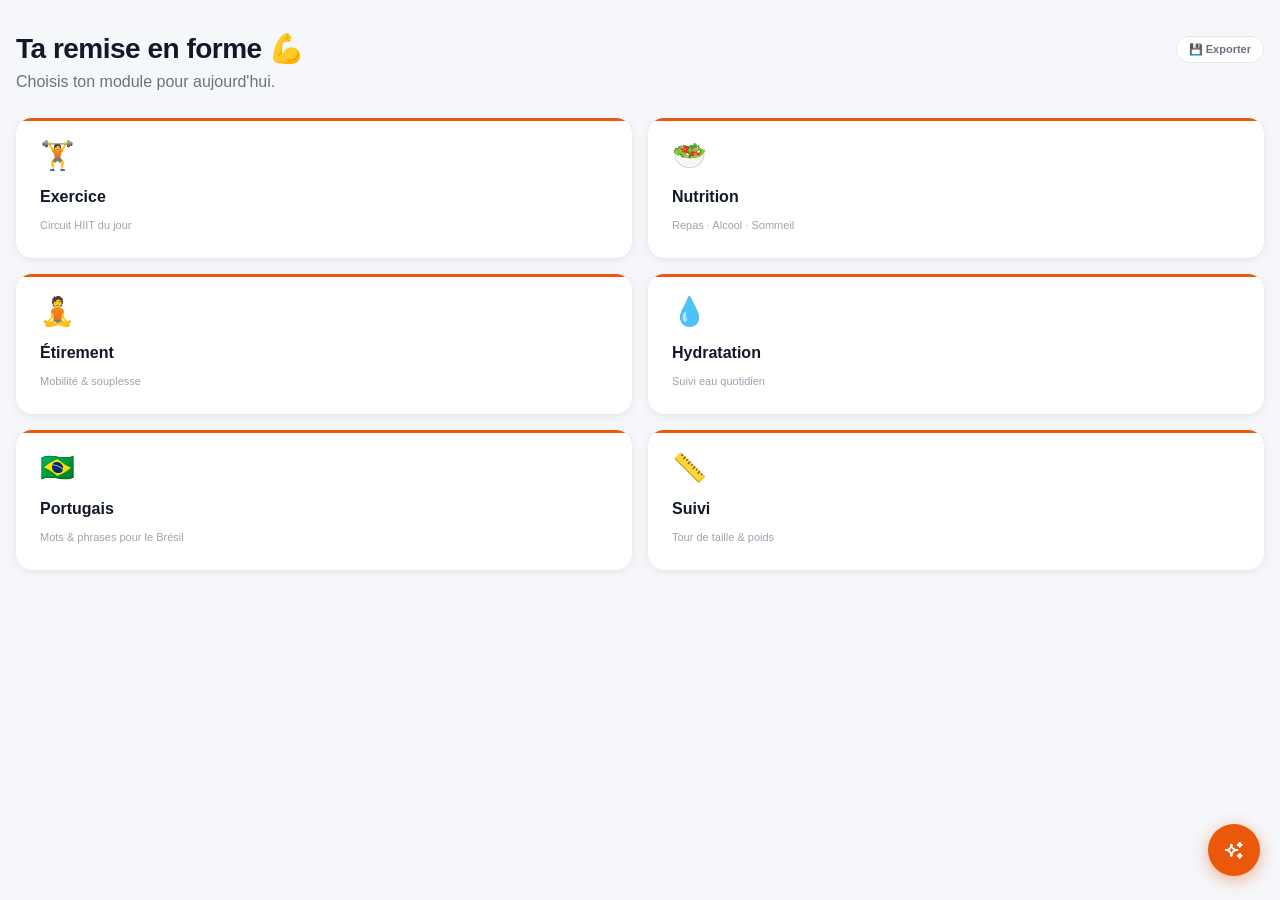
<file: index.html>
<!DOCTYPE html>
<html lang="fr">
<head>
  <meta charset="UTF-8" />
  <meta name="viewport" content="width=device-width, initial-scale=1.0, viewport-fit=cover" />
  <meta name="theme-color" content="#ea580c" />
  <meta name="description" content="Ta remise en forme — programme quotidien HIIT, nutrition, étirement." />
  <meta name="apple-mobile-web-app-capable" content="yes" />
  <meta name="apple-mobile-web-app-status-bar-style" content="default" />
  <meta name="apple-mobile-web-app-title" content="Remise en forme" />
  <link rel="manifest" href="manifest.json" />
  <link rel="apple-touch-icon" href="icons/icon-192-v2.png" />
  <link rel="stylesheet" href="css/style.css" />
  <!-- Tabler Icons (webfont) — licence MIT -->
  <link rel="stylesheet" href="css/tabler-icons.css" />
  <link rel="stylesheet" href="css/assistant.css" />
  <title>Ta remise en forme</title>
  <style>
    body { padding-bottom: env(safe-area-inset-bottom); }
    .home-hero { padding-top: max(var(--space-xl), env(safe-area-inset-top, 0px) + var(--space-xl)); }
  </style>
</head>
<body>

  <main>
    <section class="home-hero" aria-label="Accueil">
      <div style="display:flex;justify-content:space-between;align-items:flex-start;gap:var(--space-sm)">
        <div>
          <h1>Ta remise en forme 💪</h1>
          <p class="greeting">Choisis ton module pour aujourd'hui.</p>
        </div>
        <button id="btn-export" type="button" title="Exporter toutes mes données"
          style="flex-shrink:0;margin-top:4px;padding:6px 12px;background:var(--surface-card);border:1px solid var(--disabled-border);border-radius:var(--radius-full);font-size:var(--font-size-xs);font-weight:700;color:var(--text-secondary);cursor:pointer;white-space:nowrap">
          💾 Exporter
        </button>
      </div>
    </section>

    <div class="modules-grid" role="list">

      <!-- Exercice — actif -->
      <a href="modules/exercice.html"
         class="module-card active"
         role="listitem"
         aria-label="Module Exercice — Circuit HIIT du jour">
        <span class="card-icon" aria-hidden="true">🏋️</span>
        <span class="card-label">Exercice</span>
        <span class="card-sub">Circuit HIIT du jour</span>
      </a>

      <!-- Nutrition — actif -->
      <a href="modules/nutrition.html"
         class="module-card active"
         role="listitem"
         aria-label="Module Nutrition — suivi du jour">
        <span class="card-icon" aria-hidden="true">🥗</span>
        <span class="card-label">Nutrition</span>
        <span class="card-sub">Repas · Alcool · Sommeil</span>
      </a>

      <!-- Étirement — actif -->
      <a href="modules/etirement.html"
         class="module-card active"
         role="listitem"
         aria-label="Module Étirement — routine quotidienne">
        <span class="card-icon" aria-hidden="true">🧘</span>
        <span class="card-label">Étirement</span>
        <span class="card-sub">Mobilité & souplesse</span>
      </a>

      <!-- Hydratation — actif -->
      <a href="modules/hydratation.html"
         class="module-card active"
         role="listitem"
         aria-label="Module Hydratation — suivi eau quotidien">
        <span class="card-icon" aria-hidden="true">💧</span>
        <span class="card-label">Hydratation</span>
        <span class="card-sub">Suivi eau quotidien</span>
      </a>

      <!-- Portugais — actif -->
      <a href="modules/portugais.html"
         class="module-card active"
         role="listitem"
         aria-label="Module Portugais — Préparer le voyage au Brésil">
        <span class="card-icon" aria-hidden="true">🇧🇷</span>
        <span class="card-label">Portugais</span>
        <span class="card-sub">Mots & phrases pour le Brésil</span>
      </a>

      <!-- Suivi corporel — actif -->
      <a href="modules/suivi.html"
         class="module-card active"
         role="listitem"
         aria-label="Module Suivi — tour de taille et poids">
        <span class="card-icon" aria-hidden="true">📏</span>
        <span class="card-label">Suivi</span>
        <span class="card-sub">Tour de taille & poids</span>
      </a>

    </div>
  </main>

  <script>
    // Enregistrement du Service Worker
    if ('serviceWorker' in navigator) {
      navigator.serviceWorker.register('./service-worker.js').catch(() => {});
    }

    // Export localStorage → fichier JSON
    document.getElementById('btn-export').addEventListener('click', () => {
      const data = {};
      for (let i = 0; i < localStorage.length; i++) {
        const key = localStorage.key(i);
        try { data[key] = JSON.parse(localStorage.getItem(key)); }
        catch { data[key] = localStorage.getItem(key); }
      }
      const json = JSON.stringify(data, null, 2);
      const blob = new Blob([json], { type: 'application/json' });
      const url  = URL.createObjectURL(blob);
      const a    = document.createElement('a');
      a.href     = url;
      a.download = `remise-en-forme-${new Date().toISOString().slice(0, 10)}.json`;
      document.body.appendChild(a);
      a.click();
      document.body.removeChild(a);
      URL.revokeObjectURL(url);
    });
  </script>
  <script src="js/assistant.js" defer></script>

</body>
</html>
</file>
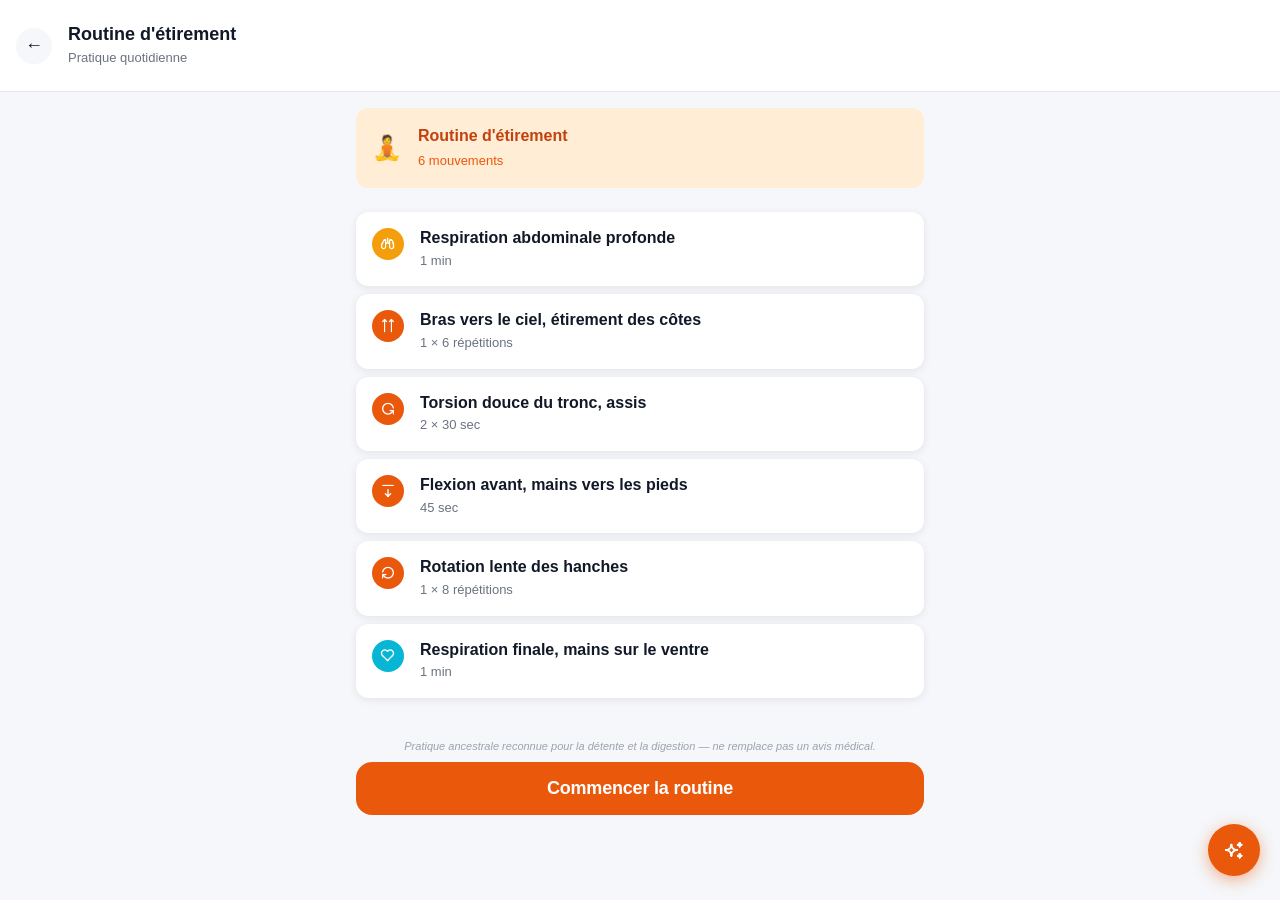
<file: modules/etirement.html>
<!DOCTYPE html>
<html lang="fr">
<head>
  <meta charset="UTF-8" />
  <meta name="viewport" content="width=device-width, initial-scale=1.0, viewport-fit=cover" />
  <meta name="theme-color" content="#ea580c" />
  <meta name="apple-mobile-web-app-capable" content="yes" />
  <link rel="manifest" href="../manifest.json" />
  <link rel="apple-touch-icon" href="../icons/icon-192-v2.png" />
  <link rel="stylesheet" href="../css/style.css" />
  <!-- Tabler Icons (webfont) — licence MIT, source : tabler.io/icons -->
  <link rel="stylesheet" href="../css/tabler-icons.css" />
  <link rel="stylesheet" href="../css/assistant.css" />
  <title>Étirement — Remise en forme</title>
  <style>
    body { padding-bottom: env(safe-area-inset-bottom); }
    .page-main { padding-bottom: calc(var(--space-2xl) + env(safe-area-inset-bottom, 0px)); }

    /* Icône Tabler dans le badge circulaire */
    .exercice-item .badge .ti {
      color: #fff;
      font-size: 1rem;
      line-height: 1;
    }

    /* Mention légale */
    .disclaimer {
      text-align: center;
      font-size: var(--font-size-xs);
      color: var(--text-muted);
      padding: var(--space-sm) var(--space-md);
      margin-top: var(--space-sm);
      font-style: italic;
    }

    /* ── Modal détail illustration ── */
    .exercice-item { cursor: pointer; }
    #detail-modal { position:fixed; inset:0; z-index:500; display:flex; align-items:flex-end; justify-content:center; }
    #detail-modal[hidden] { display:none; }
    .detail-backdrop { position:absolute; inset:0; background:rgba(0,0,0,.45); }
    .detail-card {
      position:relative; background:#fff; border-radius:20px 20px 0 0;
      padding:var(--space-lg) var(--space-md) calc(var(--space-lg) + env(safe-area-inset-bottom,0px));
      width:100%; max-width:500px; max-height:82vh; overflow-y:auto; text-align:center;
    }
    .detail-close {
      position:absolute; top:10px; right:10px; background:#f3f4f6; border:none;
      border-radius:50%; width:32px; height:32px; font-size:.9rem; cursor:pointer; line-height:1;
    }
    .detail-img { width:200px; height:200px; object-fit:contain; margin:0 auto var(--space-sm); display:block; background:#1e293b; border-radius:16px; padding:12px; }
    .detail-nom { font-size:1.05rem; font-weight:700; margin:0 0 var(--space-xs); color:var(--text-primary); }
    .detail-desc { font-size:.875rem; color:var(--text-secondary); margin:0 0 var(--space-xs); line-height:1.5; }
    .detail-conseil { font-size:.825rem; color:var(--accent); font-style:italic; margin:0 0 var(--space-sm); }
    .detail-attr { font-size:.68rem; color:var(--text-muted); margin:0; }
    .detail-attr a { color:inherit; }
  </style>
</head>
<body>

  <!-- En-tête -->
  <header class="app-header" role="banner">
    <a href="../index.html" class="back-btn" aria-label="Retour à l'accueil">←</a>
    <div>
      <h1 id="page-titre">Routine d'étirement</h1>
      <p class="subtitle" id="page-subtitle">Chargement…</p>
    </div>
  </header>

  <!-- Contenu principal — liste des mouvements -->
  <main class="page-main" id="main-content">

    <div class="session-info" id="session-info" role="note">
      <span class="info-icon" aria-hidden="true">🧘</span>
      <div class="info-text">
        <strong id="info-titre">Chargement de la routine…</strong>
        <span id="info-meta"></span>
      </div>
    </div>

    <div class="exercice-list" id="exercice-list" role="list" aria-label="Liste des mouvements">
      <!-- Rempli par JS -->
    </div>

    <p class="disclaimer">
      Pratique ancestrale reconnue pour la détente et la digestion — ne remplace pas un avis médical.
    </p>

    <button class="btn-primary" id="btn-commencer" type="button">
      Commencer la routine
    </button>
  </main>

  <!-- ============================================================
       TIMER — vue plein écran (même logique que le module Exercice)
       ============================================================ -->
  <div id="timer-overlay"
       role="dialog"
       aria-modal="true"
       aria-label="Routine en cours">

    <!-- Barre de progression globale -->
    <div class="timer-header">
      <span class="progress-label" id="timer-progress-label">Mouvement 1 / 6</span>
      <button class="close-timer-btn" id="btn-close-timer" type="button" aria-label="Arrêter la routine">✕</button>
    </div>
    <div class="progress-bar-track" role="progressbar" aria-label="Progression globale"
         aria-valuenow="0" aria-valuemin="0" aria-valuemax="100" id="global-progress-bar-track">
      <div class="progress-bar-fill" id="global-progress-bar"></div>
    </div>

    <!-- Corps du timer -->
    <div class="timer-body" id="timer-body">
      <!-- Contenu injecté dynamiquement -->
    </div>

  </div>

  <!-- Modal détail illustration -->
  <div id="detail-modal" hidden role="dialog" aria-modal="true" aria-label="Détail du mouvement">
    <div class="detail-backdrop" id="detail-backdrop"></div>
    <div class="detail-card">
      <button class="detail-close" id="detail-close" aria-label="Fermer">✕</button>
      <img id="detail-img" alt="" class="detail-img" />
      <h3 id="detail-nom" class="detail-nom"></h3>
      <p id="detail-desc" class="detail-desc"></p>
      <p id="detail-conseil" class="detail-conseil"></p>
      <p class="detail-attr">Illustration : <a href="https://bryllim.com" target="_blank" rel="noopener">Bryl Lim</a> — <a href="https://creativecommons.org/licenses/by-sa/4.0/" target="_blank" rel="noopener">CC BY-SA 4.0</a></p>
    </div>
  </div>

  <!-- ============================================================
       JavaScript — logique du timer (adaptée du module Exercice)
       ============================================================ -->
  <script>
  (() => {
    'use strict';

    // --- État global ---
    let programme = null;
    let exIndex   = 0;
    let serie     = 1;
    let countdown = null;
    let timerId   = null;
    let paused    = false;
    let inRest    = false;
    let seanceDone = false;
    let totalExCircuit = 0;
    let timerTotal  = 0;
    let timerStart  = 0;

    // --- DOM ---
    const overlay        = document.getElementById('timer-overlay');
    const timerBody      = document.getElementById('timer-body');
    const progressLabel  = document.getElementById('timer-progress-label');
    const globalBar      = document.getElementById('global-progress-bar');
    const globalBarTrack = document.getElementById('global-progress-bar-track');
    const btnClose       = document.getElementById('btn-close-timer');
    const btnCommencer   = document.getElementById('btn-commencer');

    // --- SVG countdown helpers ---
    const SVG_R = 84;
    const SVG_CIRCUM = 2 * Math.PI * SVG_R;

    function makeCountdownHTML(valeur, total) {
      const pct = total > 0 ? Math.max(0, valeur / total) : 0;
      const dash = SVG_CIRCUM * (1 - pct);
      return `
        <div class="timer-countdown" aria-live="polite" aria-atomic="true">
          <svg viewBox="0 0 192 192" aria-hidden="true">
            <circle class="track" cx="96" cy="96" r="${SVG_R}" stroke-dasharray="${SVG_CIRCUM}"/>
            <circle class="fill" id="svg-arc" cx="96" cy="96" r="${SVG_R}"
              stroke-dasharray="${SVG_CIRCUM}"
              stroke-dashoffset="${dash}"/>
          </svg>
          <span class="timer-seconds" id="timer-seconds">${valeur}</span>
          <span class="timer-series-label" id="timer-series-label"></span>
        </div>`;
    }

    function updateArc(valeur, total) {
      const arc = document.getElementById('svg-arc');
      const sec = document.getElementById('timer-seconds');
      if (!arc || !sec) return;
      const pct = total > 0 ? Math.max(0, valeur / total) : 0;
      arc.style.strokeDashoffset = SVG_CIRCUM * (1 - pct);
      sec.textContent = valeur;
    }

    // --- Chargement JSON ---
    async function chargerProgramme() {
      try {
        const resp = await fetch('../data/etirement.json');
        if (!resp.ok) throw new Error('Fichier introuvable');
        programme = await resp.json();
        afficherListe();
      } catch (e) {
        document.getElementById('info-titre').textContent = 'Erreur de chargement de la routine.';
        console.error(e);
      }
    }

    // --- Illustrations (workout-guide CC BY-SA 4.0) ---
    const ILLUSTRATIONS = {
      'bras-vers-ciel':     '../images/exercises/worlds-greatest-stretch.png',
      'torsion-tronc':      '../images/exercises/torso-twist-stretch.png',
      'flexion-avant':      '../images/exercises/seated-forward-fold-stretch.png',
      'rotation-hanches':   '../images/exercises/butterfly-stretch.png',
      'respiration-finale': '../images/exercises/childs-pose.png',
    };

    // --- Modal détail ---
    const detailModal   = document.getElementById('detail-modal');
    const detailImg     = document.getElementById('detail-img');
    const detailNom     = document.getElementById('detail-nom');
    const detailDesc    = document.getElementById('detail-desc');
    const detailConseil = document.getElementById('detail-conseil');

    function ouvrirDetail(ex) {
      const src = ILLUSTRATIONS[ex.id];
      if (!src) return;
      detailImg.src     = src;
      detailImg.alt     = ex.nom;
      detailNom.textContent     = ex.nom;
      detailDesc.textContent    = ex.description || '';
      detailConseil.textContent = ex.conseil ? '💡 ' + ex.conseil : '';
      detailModal.hidden = false;
      document.body.style.overflow = 'hidden';
    }
    function fermerDetail() {
      detailModal.hidden = true;
      document.body.style.overflow = '';
    }
    document.getElementById('detail-close').addEventListener('click', fermerDetail);
    document.getElementById('detail-backdrop').addEventListener('click', fermerDetail);
    document.addEventListener('keydown', e => { if (e.key === 'Escape') fermerDetail(); });

    // --- Affichage liste ---
    function afficherListe() {
      document.getElementById('page-titre').textContent = programme.titre;
      document.getElementById('page-subtitle').textContent = programme.date;
      document.getElementById('info-titre').textContent = programme.titre;

      const exs = programme.exercices;
      totalExCircuit = exs.length;

      document.getElementById('info-meta').textContent = `${exs.length} mouvements`;

      const list = document.getElementById('exercice-list');
      list.innerHTML = '';

      exs.forEach((ex, i) => {
        const item = document.createElement('div');
        let typeClass = '';
        if (ex.type === 'echauffement') typeClass = 'warm';
        if (ex.type === 'retour_calme') typeClass = 'cool';

        item.className = `exercice-item ${typeClass}`;
        item.id = `ex-item-${i}`;
        item.setAttribute('role', 'listitem');

        // Badge : icône Tabler si disponible, sinon numéro
        const badgeContent = ex.icone
          ? `<i class="ti ${ex.icone}" aria-hidden="true"></i>`
          : (i + 1);

        // Détail texte
        let detail = '';
        if (ex.type === 'temps' || ex.type === 'echauffement' || ex.type === 'retour_calme') {
          const min = Math.floor(ex.duree_sec / 60);
          const sec = ex.duree_sec % 60;
          const dureeStr = min > 0 ? (sec > 0 ? `${min} min ${sec} sec` : `${min} min`) : `${sec} sec`;
          detail = ex.series > 1 ? `${ex.series} × ${dureeStr}` : dureeStr;
        } else if (ex.type === 'reps') {
          detail = `${ex.series} × ${ex.reps} répétitions`;
        }

        item.innerHTML = `
          <div class="badge" aria-hidden="true">${badgeContent}</div>
          <div class="ex-body">
            <div class="ex-nom">${ex.nom}</div>
            <div class="ex-detail">${detail}</div>
          </div>
          <span class="ex-check" aria-hidden="true">✅</span>
        `;

        // Clic → ouvre le modal d'illustration si disponible
        if (ILLUSTRATIONS[ex.id]) {
          item.addEventListener('click', () => ouvrirDetail(ex));
          item.setAttribute('tabindex', '0');
          item.setAttribute('aria-label', ex.nom + ' — voir l\'illustration');
          item.addEventListener('keydown', e => {
            if (e.key === 'Enter' || e.key === ' ') ouvrirDetail(ex);
          });
        }

        list.appendChild(item);
      });
    }

    // --- Progression globale ---
    function updateGlobalProgress() {
      const pct = totalExCircuit > 0
        ? Math.round((exIndex / totalExCircuit) * 100)
        : 0;
      globalBar.style.width = pct + '%';
      globalBarTrack.setAttribute('aria-valuenow', pct);
      progressLabel.textContent = `Mouvement ${Math.min(exIndex + 1, totalExCircuit)} / ${totalExCircuit}`;
    }

    function marquerExerciceFait(idx) {
      const item = document.getElementById(`ex-item-${idx}`);
      if (item) item.classList.add('done');
    }

    // --- Séries dots ---
    function seriesDotsHTML(total, current) {
      return Array.from({ length: total }, (_, i) => {
        const cls = i < current - 1 ? 'done' : (i === current - 1 ? 'current' : '');
        return `<div class="series-dot ${cls}" aria-hidden="true"></div>`;
      }).join('');
    }

    // --- Afficher un mouvement dans le timer ---
    function afficherExercice() {
      clearTimer();
      inRest = false;
      paused = false;

      if (exIndex >= programme.exercices.length) {
        afficherFin();
        return;
      }

      updateGlobalProgress();
      const ex = programme.exercices[exIndex];

      const typeLabels = {
        echauffement: 'Respiration d\'ouverture',
        retour_calme: 'Respiration finale',
        temps: 'Chrono',
        reps: 'Répétitions'
      };
      const chipLabel = typeLabels[ex.type] || ex.type;

      let countdownSection = '';
      let controlsSection = '';
      let seriesDots = ex.series > 1 ? `
        <div class="series-dots" role="group" aria-label="Séries">
          ${seriesDotsHTML(ex.series, serie)}
        </div>` : '';

      if (ex.type === 'reps') {
        countdownSection = `
          <div class="reps-display">
            <span class="reps-number">${ex.reps}</span>
            <span class="reps-unit">répétitions</span>
          </div>`;

        const btnLabel = serie < ex.series ? 'Série suivante →' : 'Étape suivante →';
        controlsSection = `
          <div class="timer-controls">
            <button class="btn-primary" id="btn-suivant" type="button">${btnLabel}</button>
          </div>`;
      } else {
        countdown = ex.duree_sec;
        timerTotal = ex.duree_sec;
        timerStart = ex.duree_sec;

        countdownSection = makeCountdownHTML(countdown, timerTotal);
        controlsSection = `
          <div class="timer-controls">
            <button class="timer-pause-btn" id="btn-pause" type="button">⏸ Pause</button>
          </div>`;
      }

      const descSection = ex.description
        ? `<p class="timer-ex-description">${ex.description}</p>` : '';

      const conseilSection = ex.conseil
        ? `<div class="timer-conseil">💡 ${ex.conseil}</div>` : '';

      timerBody.innerHTML = `
        <span class="ex-type-chip ${ex.type}">${chipLabel}</span>
        <h2 class="timer-ex-nom">${ex.nom}</h2>
        ${descSection}
        ${countdownSection}
        ${seriesDots}
        ${conseilSection}
        ${controlsSection}
      `;

      const btnSuivant = document.getElementById('btn-suivant');
      if (btnSuivant) {
        btnSuivant.addEventListener('click', () => avancerSerie(ex));
      }

      const btnPause = document.getElementById('btn-pause');
      if (btnPause) {
        btnPause.addEventListener('click', togglePause);
      }

      if (ex.type !== 'reps') {
        lancerTimer(ex);
      }
    }

    // --- Timer interval ---
    function lancerTimer(ex) {
      timerId = setInterval(() => {
        if (paused) return;
        countdown--;
        updateArc(countdown, timerTotal);
        const seriesLabel = document.getElementById('timer-series-label');
        if (seriesLabel && ex.series > 1) {
          seriesLabel.textContent = `Série ${serie} / ${ex.series}`;
        }
        if (countdown <= 0) {
          clearTimer();
          avancerSerie(ex);
        }
      }, 1000);
    }

    function clearTimer() {
      if (timerId) { clearInterval(timerId); timerId = null; }
    }

    // --- Pause / Reprise ---
    function togglePause() {
      paused = !paused;
      const btn = document.getElementById('btn-pause');
      if (btn) btn.textContent = paused ? '▶ Reprendre' : '⏸ Pause';
    }

    // --- Avancer série ou mouvement ---
    function avancerSerie(ex) {
      if (serie < ex.series) {
        serie++;
        afficherRepos(ex);
      } else {
        marquerExerciceFait(exIndex);
        serie = 1;
        exIndex++;
        afficherExercice();
      }
    }

    // --- Repos inter-série ---
    function afficherRepos(ex) {
      clearTimer();
      inRest = true;
      paused = false;

      const reposSec = ex.repos_sec || 15;
      countdown = reposSec;
      timerTotal = reposSec;

      const nextNom = ex.nom;
      const seriesDots = ex.series > 1 ? `
        <div class="series-dots">
          ${seriesDotsHTML(ex.series, serie)}
        </div>` : '';

      timerBody.innerHTML = `
        <div class="rest-overlay-inner">
          <div class="rest-label">Repos</div>
          ${makeCountdownHTML(countdown, timerTotal)}
          <p class="rest-next">Prochain : <strong>${nextNom}</strong> — Série ${serie} / ${ex.series}</p>
          ${seriesDots}
        </div>
        <div class="timer-controls" style="max-width:340px;width:100%">
          <button class="btn-primary" id="btn-skip-rest" type="button">Passer le repos →</button>
          <button class="timer-pause-btn" id="btn-pause" type="button">⏸ Pause</button>
        </div>`;

      document.getElementById('btn-skip-rest').addEventListener('click', () => {
        clearTimer();
        afficherExercice();
      });
      document.getElementById('btn-pause').addEventListener('click', togglePause);

      const chip = document.createElement('span');
      chip.className = 'ex-type-chip repos';
      chip.textContent = 'Repos';
      timerBody.prepend(chip);

      timerId = setInterval(() => {
        if (paused) return;
        countdown--;
        updateArc(countdown, timerTotal);
        if (countdown <= 0) {
          clearTimer();
          afficherExercice();
        }
      }, 1000);
    }

    // --- Écran de fin ---
    function afficherFin() {
      seanceDone = true;
      clearTimer();
      updateGlobalProgress();
      globalBar.style.width = '100%';
      progressLabel.textContent = 'Routine terminée !';

      timerBody.innerHTML = `
        <div class="finish-screen">
          <div class="finish-trophy">🧘</div>
          <h2 class="finish-title">Bravo, routine terminée !</h2>
          <p class="finish-sub">Tu as complété la routine d'étirement du jour.<br>Bien joué — reviens demain !</p>
          <button class="btn-primary" id="btn-retour-liste" type="button" style="max-width:340px">
            Retour à la routine
          </button>
        </div>`;

      document.getElementById('btn-retour-liste').addEventListener('click', fermerTimer);
      programme.exercices.forEach((_, i) => marquerExerciceFait(i));
    }

    // --- Ouvrir / Fermer le timer ---
    function ouvrirTimer() {
      exIndex = 0;
      serie   = 1;
      seanceDone = false;
      paused  = false;
      overlay.classList.add('visible');
      document.body.style.overflow = 'hidden';
      afficherExercice();
    }

    function fermerTimer() {
      clearTimer();
      overlay.classList.remove('visible');
      document.body.style.overflow = '';
      exIndex = 0;
      serie = 1;
    }

    // --- Événements globaux ---
    btnCommencer.addEventListener('click', ouvrirTimer);
    btnClose.addEventListener('click', () => {
      if (!seanceDone) {
        if (!confirm('Arrêter la routine en cours ?')) return;
      }
      fermerTimer();
    });

    // Swipe vers le bas pour fermer (mobile)
    let touchStartY = 0;
    overlay.addEventListener('touchstart', e => {
      touchStartY = e.touches[0].clientY;
    }, { passive: true });
    overlay.addEventListener('touchend', e => {
      const diff = e.changedTouches[0].clientY - touchStartY;
      if (diff > 80) btnClose.click();
    }, { passive: true });

    // --- Init ---
    chargerProgramme();
  })();
  </script>

  <script src="../js/assistant.js" defer></script>

</body>
</html>
</file>
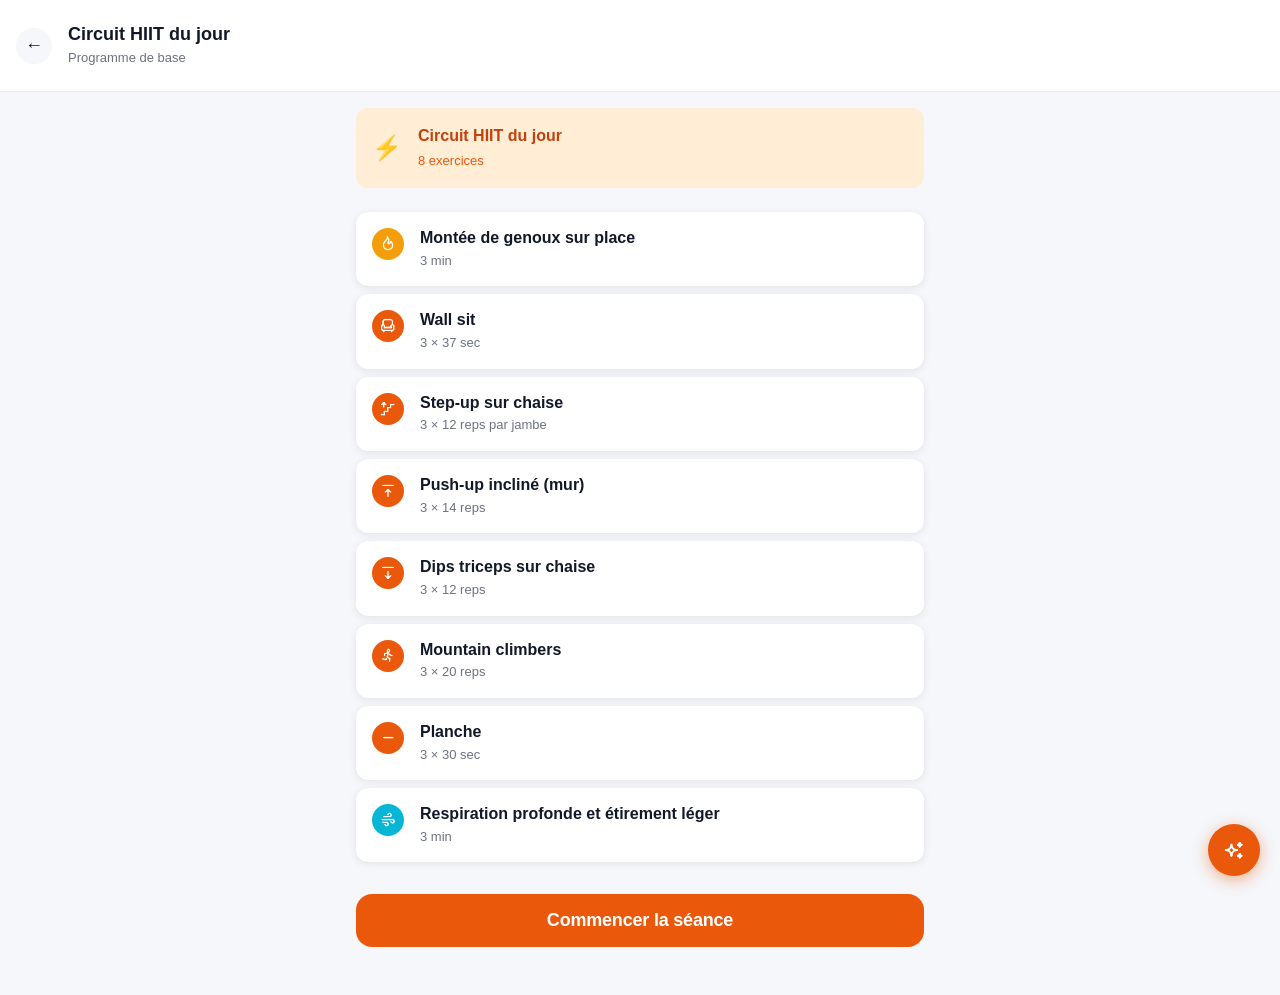
<file: modules/exercice.html>
<!DOCTYPE html>
<html lang="fr">
<head>
  <meta charset="UTF-8" />
  <meta name="viewport" content="width=device-width, initial-scale=1.0, viewport-fit=cover" />
  <meta name="theme-color" content="#ea580c" />
  <meta name="apple-mobile-web-app-capable" content="yes" />
  <link rel="manifest" href="../manifest.json" />
  <link rel="apple-touch-icon" href="../icons/icon-192-v2.png" />
  <link rel="stylesheet" href="../css/style.css" />
  <!-- Tabler Icons (webfont) — licence MIT, source : tabler.io/icons -->
  <link rel="stylesheet" href="../css/tabler-icons.css" />
  <link rel="stylesheet" href="../css/assistant.css" />
  <title>Exercice — Remise en forme</title>
  <style>
    body { padding-bottom: env(safe-area-inset-bottom); }
    .page-main { padding-bottom: calc(var(--space-2xl) + env(safe-area-inset-bottom, 0px)); }

    /* Icône Tabler dans le badge circulaire */
    .exercice-item .badge .ti {
      color: #fff;
      font-size: 1rem;
      line-height: 1;
    }

    /* ── Modal détail illustration ── */
    .exercice-item { cursor: pointer; }
    #detail-modal { position:fixed; inset:0; z-index:500; display:flex; align-items:flex-end; justify-content:center; }
    #detail-modal[hidden] { display:none; }
    .detail-backdrop { position:absolute; inset:0; background:rgba(0,0,0,.45); }
    .detail-card {
      position:relative; background:#fff; border-radius:20px 20px 0 0;
      padding:var(--space-lg) var(--space-md) calc(var(--space-lg) + env(safe-area-inset-bottom,0px));
      width:100%; max-width:500px; max-height:82vh; overflow-y:auto; text-align:center;
    }
    .detail-close {
      position:absolute; top:10px; right:10px; background:#f3f4f6; border:none;
      border-radius:50%; width:32px; height:32px; font-size:.9rem; cursor:pointer; line-height:1;
    }
    .detail-img { width:200px; height:200px; object-fit:contain; margin:0 auto var(--space-sm); display:block; background:#1e293b; border-radius:16px; padding:12px; }
    .detail-nom { font-size:1.05rem; font-weight:700; margin:0 0 var(--space-xs); color:var(--text-primary); }
    .detail-desc { font-size:.875rem; color:var(--text-secondary); margin:0 0 var(--space-xs); line-height:1.5; }
    .detail-conseil { font-size:.825rem; color:var(--accent); font-style:italic; margin:0 0 var(--space-sm); }
    .detail-attr { font-size:.68rem; color:var(--text-muted); margin:0; }
    .detail-attr a { color:inherit; }
  </style>
</head>
<body>

  <!-- En-tête -->
  <header class="app-header" role="banner">
    <a href="../index.html" class="back-btn" aria-label="Retour à l'accueil">←</a>
    <div>
      <h1 id="page-titre">Circuit HIIT du jour</h1>
      <p class="subtitle" id="page-subtitle">Chargement…</p>
    </div>
  </header>

  <!-- Contenu principal — liste des exercices -->
  <main class="page-main" id="main-content">

    <div class="session-info" id="session-info" role="note">
      <span class="info-icon" aria-hidden="true">⚡</span>
      <div class="info-text">
        <strong id="info-titre">Chargement du programme…</strong>
        <span id="info-meta"></span>
      </div>
    </div>

    <div class="exercice-list" id="exercice-list" role="list" aria-label="Liste des exercices">
      <!-- Rempli par JS -->
    </div>

    <button class="btn-primary" id="btn-commencer" type="button">
      Commencer la séance
    </button>
  </main>

  <!-- ============================================================
       TIMER — vue plein écran
       ============================================================ -->
  <div id="timer-overlay"
       role="dialog"
       aria-modal="true"
       aria-label="Séance en cours">

    <!-- Barre de progression globale -->
    <div class="timer-header">
      <span class="progress-label" id="timer-progress-label">Exercice 1 / 8</span>
      <button class="close-timer-btn" id="btn-close-timer" type="button" aria-label="Arrêter la séance">✕</button>
    </div>
    <div class="progress-bar-track" role="progressbar" aria-label="Progression globale"
         aria-valuenow="0" aria-valuemin="0" aria-valuemax="100" id="global-progress-bar-track">
      <div class="progress-bar-fill" id="global-progress-bar"></div>
    </div>

    <!-- Corps du timer -->
    <div class="timer-body" id="timer-body">
      <!-- Contenu injecté dynamiquement -->
    </div>

  </div>

  <!-- Modal détail illustration -->
  <div id="detail-modal" hidden role="dialog" aria-modal="true" aria-label="Détail de l'exercice">
    <div class="detail-backdrop" id="detail-backdrop"></div>
    <div class="detail-card">
      <button class="detail-close" id="detail-close" aria-label="Fermer">✕</button>
      <img id="detail-img" alt="" class="detail-img" />
      <h3 id="detail-nom" class="detail-nom"></h3>
      <p id="detail-desc" class="detail-desc"></p>
      <p id="detail-conseil" class="detail-conseil"></p>
      <p class="detail-attr">Illustration : <a href="https://bryllim.com" target="_blank" rel="noopener">Bryl Lim</a> — <a href="https://creativecommons.org/licenses/by-sa/4.0/" target="_blank" rel="noopener">CC BY-SA 4.0</a></p>
    </div>
  </div>

  <!-- ============================================================
       JavaScript — logique du timer
       ============================================================ -->
  <script>
  (() => {
    'use strict';

    // --- État global ---
    let programme = null;       // données JSON
    let exIndex   = 0;          // index dans exercices[]
    let serie     = 1;          // série courante
    let countdown = null;       // valeur du compte à rebours
    let timerId   = null;       // setInterval ID
    let paused    = false;
    let inRest    = false;      // période de repos inter-série
    let seanceDone = false;
    let totalExCircuit = 0;     // nb total exercices (hors repos)

    // Durée totale en secondes pour la barre SVG du timer
    let timerTotal  = 0;
    let timerStart  = 0;        // valeur initiale pour le SVG

    // --- DOM ---
    const overlay       = document.getElementById('timer-overlay');
    const timerBody     = document.getElementById('timer-body');
    const progressLabel = document.getElementById('timer-progress-label');
    const globalBar     = document.getElementById('global-progress-bar');
    const globalBarTrack = document.getElementById('global-progress-bar-track');
    const btnClose      = document.getElementById('btn-close-timer');
    const btnCommencer  = document.getElementById('btn-commencer');

    // --- SVG countdown helpers ---
    const SVG_R = 84; // rayon cercle (doit correspondre au viewBox)
    const SVG_CIRCUM = 2 * Math.PI * SVG_R;

    function makeCountdownHTML(valeur, total) {
      const pct = total > 0 ? Math.max(0, valeur / total) : 0;
      const dash = SVG_CIRCUM * (1 - pct);
      return `
        <div class="timer-countdown" aria-live="polite" aria-atomic="true">
          <svg viewBox="0 0 192 192" aria-hidden="true">
            <circle class="track" cx="96" cy="96" r="${SVG_R}" stroke-dasharray="${SVG_CIRCUM}"/>
            <circle class="fill" id="svg-arc" cx="96" cy="96" r="${SVG_R}"
              stroke-dasharray="${SVG_CIRCUM}"
              stroke-dashoffset="${dash}"/>
          </svg>
          <span class="timer-seconds" id="timer-seconds">${valeur}</span>
          <span class="timer-series-label" id="timer-series-label"></span>
        </div>`;
    }

    function updateArc(valeur, total) {
      const arc = document.getElementById('svg-arc');
      const sec = document.getElementById('timer-seconds');
      if (!arc || !sec) return;
      const pct = total > 0 ? Math.max(0, valeur / total) : 0;
      arc.style.strokeDashoffset = SVG_CIRCUM * (1 - pct);
      sec.textContent = valeur;
    }

    // --- Chargement JSON ---
    async function chargerProgramme() {
      try {
        const resp = await fetch('../data/exercice.json');
        if (!resp.ok) throw new Error('Fichier introuvable');
        programme = await resp.json();
        afficherListe();
      } catch (e) {
        document.getElementById('info-titre').textContent = 'Erreur de chargement du programme.';
        console.error(e);
      }
    }

    // --- Illustrations (workout-guide CC BY-SA 4.0) ---
    const ILLUSTRATIONS = {
      'wall-sit':          '../images/exercises/wall-sit.png',
      'step-up':           '../images/exercises/step-up.png',
      'push-up-incline':   '../images/exercises/incline-push-up.png',
      'dips':              '../images/exercises/chair-dip.png',
      'mountain-climbers': '../images/exercises/mountain-climber.png',
      'planche':           '../images/exercises/plank.png',
    };

    // --- Modal détail ---
    const detailModal   = document.getElementById('detail-modal');
    const detailImg     = document.getElementById('detail-img');
    const detailNom     = document.getElementById('detail-nom');
    const detailDesc    = document.getElementById('detail-desc');
    const detailConseil = document.getElementById('detail-conseil');

    function ouvrirDetail(ex) {
      const src = ILLUSTRATIONS[ex.id];
      if (!src) return;
      detailImg.src     = src;
      detailImg.alt     = ex.nom;
      detailNom.textContent     = ex.nom;
      detailDesc.textContent    = ex.description || '';
      detailConseil.textContent = ex.conseil ? '💡 ' + ex.conseil : '';
      detailModal.hidden = false;
      document.body.style.overflow = 'hidden';
    }
    function fermerDetail() {
      detailModal.hidden = true;
      document.body.style.overflow = '';
    }
    document.getElementById('detail-close').addEventListener('click', fermerDetail);
    document.getElementById('detail-backdrop').addEventListener('click', fermerDetail);
    document.addEventListener('keydown', e => { if (e.key === 'Escape') fermerDetail(); });

    // --- Affichage liste ---
    function afficherListe() {
      document.getElementById('page-titre').textContent = programme.titre;
      document.getElementById('page-subtitle').textContent = programme.date;
      document.getElementById('info-titre').textContent = programme.titre;

      const exs = programme.exercices;
      totalExCircuit = exs.length;

      const metaParts = [];
      const nbSeries = exs.filter(e => e.series > 1).length;
      if (nbSeries) metaParts.push(`${exs.length} exercices`);
      document.getElementById('info-meta').textContent = metaParts.join(' · ') || `${exs.length} exercices`;

      const list = document.getElementById('exercice-list');
      list.innerHTML = '';

      exs.forEach((ex, i) => {
        const item = document.createElement('div');
        let typeClass = '';
        if (ex.type === 'echauffement') typeClass = 'warm';
        if (ex.type === 'retour_calme') typeClass = 'cool';

        item.className = `exercice-item ${typeClass}`;
        item.id = `ex-item-${i}`;
        item.setAttribute('role', 'listitem');

        // Badge — icône Tabler par id d'exercice
        const ICONS = {
          'echauffement':      'ti-flame',
          'wall-sit':          'ti-armchair',
          'step-up':           'ti-stairs-up',
          'push-up-incline':   'ti-arrow-bar-to-up',
          'dips':              'ti-arrow-bar-down',
          'mountain-climbers': 'ti-run',
          'planche':           'ti-minus',
          'retour-calme':      'ti-wind',
        };
        const iconClass = ICONS[ex.id];
        const badgeContent = iconClass
          ? `<i class="ti ${iconClass}" aria-hidden="true"></i>`
          : i;

        // Détail texte
        let detail = '';
        if (ex.type === 'temps' || ex.type === 'echauffement' || ex.type === 'retour_calme') {
          const min = Math.floor(ex.duree_sec / 60);
          const sec = ex.duree_sec % 60;
          const dureeStr = min > 0 ? (sec > 0 ? `${min} min ${sec} sec` : `${min} min`) : `${sec} sec`;
          detail = ex.series > 1 ? `${ex.series} × ${dureeStr}` : dureeStr;
        } else if (ex.type === 'reps') {
          detail = ex.par_cote
            ? `${ex.series} × ${ex.reps} reps par jambe`
            : `${ex.series} × ${ex.reps} reps`;
        }

        item.innerHTML = `
          <div class="badge" aria-hidden="true">${badgeContent}</div>
          <div class="ex-body">
            <div class="ex-nom">${ex.nom}</div>
            <div class="ex-detail">${detail}</div>
          </div>
          <span class="ex-check" aria-hidden="true">✅</span>
        `;

        // Clic → ouvre le modal d'illustration si disponible
        if (ILLUSTRATIONS[ex.id]) {
          item.addEventListener('click', () => ouvrirDetail(ex));
          item.setAttribute('tabindex', '0');
          item.setAttribute('aria-label', ex.nom + ' — voir l\'illustration');
          item.addEventListener('keydown', e => {
            if (e.key === 'Enter' || e.key === ' ') ouvrirDetail(ex);
          });
        }

        list.appendChild(item);
      });
    }

    // --- Progression globale ---
    function updateGlobalProgress() {
      const pct = totalExCircuit > 0
        ? Math.round((exIndex / totalExCircuit) * 100)
        : 0;
      globalBar.style.width = pct + '%';
      globalBarTrack.setAttribute('aria-valuenow', pct);
      progressLabel.textContent = `Exercice ${Math.min(exIndex + 1, totalExCircuit)} / ${totalExCircuit}`;
    }

    // --- Marquer exercice terminé dans la liste ---
    function marquerExerciceFait(idx) {
      const item = document.getElementById(`ex-item-${idx}`);
      if (item) item.classList.add('done');
    }

    // --- Séries dots ---
    function seriesDotsHTML(total, current) {
      return Array.from({ length: total }, (_, i) => {
        const cls = i < current - 1 ? 'done' : (i === current - 1 ? 'current' : '');
        return `<div class="series-dot ${cls}" aria-hidden="true"></div>`;
      }).join('');
    }

    // --- Afficher un exercice dans le timer ---
    function afficherExercice() {
      clearTimer();
      inRest = false;
      paused = false;

      if (exIndex >= programme.exercices.length) {
        afficherFin();
        return;
      }

      updateGlobalProgress();
      const ex = programme.exercices[exIndex];

      // Chip type
      const typeLabels = {
        echauffement: 'Échauffement',
        retour_calme: 'Retour au calme',
        temps: 'Chrono',
        reps: 'Reps'
      };
      const chipLabel = typeLabels[ex.type] || ex.type;

      let countdownSection = '';
      let controlsSection = '';
      let seriesDots = ex.series > 1 ? `
        <div class="series-dots" role="group" aria-label="Séries">
          ${seriesDotsHTML(ex.series, serie)}
        </div>` : '';

      if (ex.type === 'reps') {
        // Pas de countdown — afficher les reps
        const repsLabel = ex.par_cote
          ? `${ex.reps} reps par jambe`
          : `${ex.reps} reps`;

        countdownSection = `
          <div class="reps-display">
            <span class="reps-number">${ex.reps}</span>
            <span class="reps-unit">${ex.par_cote ? 'reps / jambe' : 'reps'}</span>
          </div>`;

        const btnLabel = serie < ex.series ? 'Série suivante →' : 'Exercice suivant →';
        controlsSection = `
          <div class="timer-controls">
            <button class="btn-primary" id="btn-suivant" type="button">${btnLabel}</button>
          </div>`;
      } else {
        // Countdown chronométré
        countdown = ex.duree_sec;
        timerTotal = ex.duree_sec;
        timerStart = ex.duree_sec;

        countdownSection = makeCountdownHTML(countdown, timerTotal);
        controlsSection = `
          <div class="timer-controls">
            <button class="timer-pause-btn" id="btn-pause" type="button">⏸ Pause</button>
          </div>`;
      }

      const descSection = ex.description
        ? `<p class="timer-ex-description">${ex.description}</p>` : '';

      const conseilSection = ex.conseil
        ? `<div class="timer-conseil">💡 ${ex.conseil}</div>` : '';

      timerBody.innerHTML = `
        <span class="ex-type-chip ${ex.type}">${chipLabel}</span>
        <h2 class="timer-ex-nom">${ex.nom}</h2>
        ${descSection}
        ${countdownSection}
        ${seriesDots}
        ${conseilSection}
        ${controlsSection}
      `;

      // Brancher les événements
      const btnSuivant = document.getElementById('btn-suivant');
      if (btnSuivant) {
        btnSuivant.addEventListener('click', () => avancerSerie(ex));
      }

      const btnPause = document.getElementById('btn-pause');
      if (btnPause) {
        btnPause.addEventListener('click', togglePause);
      }

      // Lancer le timer si chronométré
      if (ex.type !== 'reps') {
        lancerTimer(ex);
      }
    }

    // --- Timer interval ---
    function lancerTimer(ex) {
      timerId = setInterval(() => {
        if (paused) return;
        countdown--;
        updateArc(countdown, timerTotal);
        const seriesLabel = document.getElementById('timer-series-label');
        if (seriesLabel && ex.series > 1) {
          seriesLabel.textContent = `Série ${serie} / ${ex.series}`;
        }
        if (countdown <= 0) {
          clearTimer();
          avancerSerie(ex);
        }
      }, 1000);
    }

    function clearTimer() {
      if (timerId) { clearInterval(timerId); timerId = null; }
    }

    // --- Pause / Reprise ---
    function togglePause() {
      paused = !paused;
      const btn = document.getElementById('btn-pause');
      if (btn) btn.textContent = paused ? '▶ Reprendre' : '⏸ Pause';
    }

    // --- Avancer série ou exercice ---
    function avancerSerie(ex) {
      if (serie < ex.series) {
        serie++;
        marquerProgres(ex, serie - 1);
        afficherRepos(ex);
      } else {
        // Toutes les séries faites
        marquerExerciceFait(exIndex);
        serie = 1;
        exIndex++;
        afficherExercice();
      }
    }

    function marquerProgres(ex, serieTerminee) {
      // Met à jour visuellement les dots dans le timer
      // (la prochaine afficherExercice reconstruira proprement)
    }

    // --- Repos inter-série ---
    function afficherRepos(ex) {
      clearTimer();
      inRest = true;
      paused = false;

      const reposSec = ex.repos_sec || 15;
      countdown = reposSec;
      timerTotal = reposSec;

      const nextNom = ex.nom; // même exercice, série suivante
      const seriesDots = ex.series > 1 ? `
        <div class="series-dots">
          ${seriesDotsHTML(ex.series, serie)}
        </div>` : '';

      timerBody.innerHTML = `
        <div class="rest-overlay-inner">
          <div class="rest-label">Repos</div>
          ${makeCountdownHTML(countdown, timerTotal)}
          <p class="rest-next">Prochaine : <strong>${nextNom}</strong> — Série ${serie} / ${ex.series}</p>
          ${seriesDots}
        </div>
        <div class="timer-controls" style="max-width:340px;width:100%">
          <button class="btn-primary" id="btn-skip-rest" type="button">Passer le repos →</button>
          <button class="timer-pause-btn" id="btn-pause" type="button">⏸ Pause</button>
        </div>`;

      document.getElementById('btn-skip-rest').addEventListener('click', () => {
        clearTimer();
        afficherExercice();
      });
      document.getElementById('btn-pause').addEventListener('click', togglePause);

      // Chip repos
      const chip = document.createElement('span');
      chip.className = 'ex-type-chip repos';
      chip.textContent = 'Repos';
      timerBody.prepend(chip);

      // Timer de repos
      timerId = setInterval(() => {
        if (paused) return;
        countdown--;
        updateArc(countdown, timerTotal);
        if (countdown <= 0) {
          clearTimer();
          afficherExercice(); // reprend la série suivante
        }
      }, 1000);
    }

    // --- Écran de fin ---
    function afficherFin() {
      seanceDone = true;
      clearTimer();
      updateGlobalProgress();
      globalBar.style.width = '100%';
      progressLabel.textContent = 'Séance terminée !';

      timerBody.innerHTML = `
        <div class="finish-screen">
          <div class="finish-trophy">🏆</div>
          <h2 class="finish-title">Bravo, séance terminée !</h2>
          <p class="finish-sub">Tu as complété le circuit HIIT du jour.<br>Bien joué — reviens demain !</p>
          <button class="btn-primary" id="btn-retour-liste" type="button" style="max-width:340px">
            Retour au programme
          </button>
        </div>`;

      document.getElementById('btn-retour-liste').addEventListener('click', fermerTimer);

      // Marquer tous les exercices
      programme.exercices.forEach((_, i) => marquerExerciceFait(i));
    }

    // --- Ouvrir / Fermer le timer ---
    function ouvrirTimer() {
      exIndex = 0;
      serie   = 1;
      seanceDone = false;
      paused  = false;
      overlay.classList.add('visible');
      document.body.style.overflow = 'hidden';
      afficherExercice();
    }

    function fermerTimer() {
      clearTimer();
      overlay.classList.remove('visible');
      document.body.style.overflow = '';
      exIndex = 0;
      serie = 1;
    }

    // --- Événements globaux ---
    btnCommencer.addEventListener('click', ouvrirTimer);
    btnClose.addEventListener('click', () => {
      if (!seanceDone) {
        if (!confirm('Arrêter la séance en cours ?')) return;
      }
      fermerTimer();
    });

    // Swipe vers le bas pour fermer (mobile)
    let touchStartY = 0;
    overlay.addEventListener('touchstart', e => {
      touchStartY = e.touches[0].clientY;
    }, { passive: true });
    overlay.addEventListener('touchend', e => {
      const diff = e.changedTouches[0].clientY - touchStartY;
      if (diff > 80) btnClose.click();
    }, { passive: true });

    // --- Init ---
    chargerProgramme();
  })();
  </script>

  <script src="../js/assistant.js" defer></script>

</body>
</html>
</file>
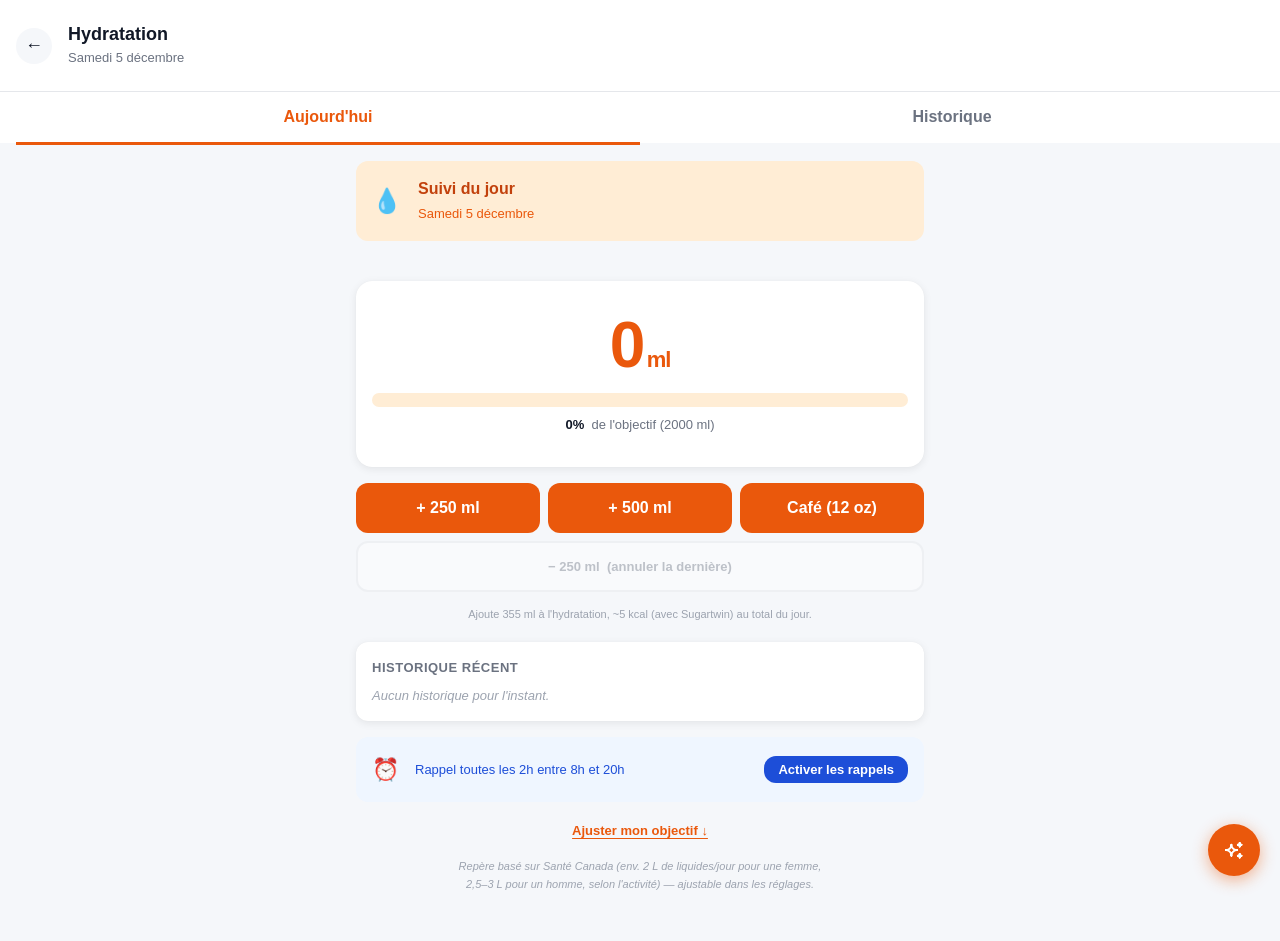
<file: modules/hydratation.html>
<!DOCTYPE html>
<html lang="fr">
<head>
  <meta charset="UTF-8" />
  <meta name="viewport" content="width=device-width, initial-scale=1.0, viewport-fit=cover" />
  <meta name="theme-color" content="#ea580c" />
  <meta name="apple-mobile-web-app-capable" content="yes" />
  <link rel="manifest" href="../manifest.json" />
  <link rel="apple-touch-icon" href="../icons/icon-192-v2.png" />
  <link rel="stylesheet" href="../css/style.css" />
  <!-- Tabler Icons (webfont) — licence MIT, source : tabler.io/icons -->
  <link rel="stylesheet" href="../css/tabler-icons.css" />
  <link rel="stylesheet" href="../css/assistant.css" />
  <title>Hydratation — Remise en forme</title>
  <style>
    body { padding-bottom: env(safe-area-inset-bottom); }
    .page-main {
      padding-bottom: calc(var(--space-2xl) + env(safe-area-inset-bottom, 0px));
      display: flex;
      flex-direction: column;
      gap: var(--space-md);
    }

    /* ── Carte principale ── */
    .hydra-card {
      background: var(--surface-card);
      border-radius: var(--radius-lg);
      box-shadow: var(--surface-card-shadow);
      padding: var(--space-xl) var(--space-md);
      text-align: center;
    }

    .hydra-total {
      font-size: 64px;
      font-weight: 800;
      color: var(--accent);
      letter-spacing: -3px;
      line-height: 1;
    }

    .hydra-unit {
      font-size: var(--font-size-xl);
      font-weight: 700;
      color: var(--accent);
      letter-spacing: -1px;
    }

    .hydra-bar-track {
      height: 14px;
      background: var(--accent-light);
      border-radius: var(--radius-full);
      margin: var(--space-md) 0 var(--space-sm);
      overflow: hidden;
    }

    .hydra-bar-fill {
      height: 100%;
      background: var(--accent);
      border-radius: var(--radius-full);
      transition: width 0.4s ease;
      min-width: 0;
    }

    .hydra-bar-fill.complet {
      background: var(--success);
    }

    .hydra-objectif-label {
      font-size: var(--font-size-sm);
      color: var(--text-secondary);
    }

    .hydra-pct {
      font-weight: 700;
      color: var(--text-primary);
    }

    /* ── Boutons ── */
    .hydra-btns {
      display: grid;
      grid-template-columns: 1fr 1fr 1fr;
      gap: var(--space-sm);
    }
    .cafe-mention {
      font-size: var(--font-size-xs);
      color: var(--text-muted);
      text-align: center;
      margin-top: calc(var(--space-xs) * -0.5);
      margin-bottom: var(--space-xs);
    }

    .btn-hydra-add {
      padding: var(--space-md);
      background: var(--accent);
      color: white;
      border: none;
      border-radius: var(--radius-md);
      font-size: var(--font-size-base);
      font-weight: 700;
      cursor: pointer;
      transition: background var(--transition), transform var(--transition);
    }

    .btn-hydra-add:hover { background: var(--accent-dark); }
    .btn-hydra-add:active { transform: scale(0.97); }

    .btn-hydra-remove {
      grid-column: 1 / -1;
      padding: var(--space-md);
      background: var(--surface-card);
      color: var(--text-secondary);
      border: 2px solid var(--disabled-border);
      border-radius: var(--radius-md);
      font-size: var(--font-size-sm);
      font-weight: 700;
      cursor: pointer;
      transition: border-color var(--transition), color var(--transition);
    }

    .btn-hydra-remove:hover {
      border-color: var(--danger);
      color: var(--danger);
    }

    .btn-hydra-remove:disabled {
      opacity: 0.4;
      cursor: default;
    }

    /* ── Historique ── */
    .histo-card {
      background: var(--surface-card);
      border-radius: var(--radius-md);
      box-shadow: var(--surface-card-shadow);
      padding: var(--space-md);
    }

    .histo-title {
      font-size: var(--font-size-sm);
      font-weight: 700;
      color: var(--text-secondary);
      text-transform: uppercase;
      letter-spacing: 0.5px;
      margin-bottom: var(--space-sm);
    }

    .histo-list {
      display: flex;
      flex-direction: column;
      gap: 6px;
    }

    .histo-row {
      display: flex;
      justify-content: space-between;
      align-items: center;
      font-size: var(--font-size-sm);
    }

    .histo-date { color: var(--text-secondary); }

    .histo-val {
      font-weight: 700;
      color: var(--text-primary);
    }

    .histo-val.ok { color: var(--success); }

    .histo-empty {
      font-size: var(--font-size-sm);
      color: var(--text-muted);
      font-style: italic;
    }

    /* ── Rappel ── */
    .rappel-card {
      background: #eff6ff;
      border-radius: var(--radius-md);
      padding: var(--space-md);
      display: flex;
      align-items: center;
      gap: var(--space-md);
      font-size: var(--font-size-sm);
      color: #1d4ed8;
    }

    .rappel-icon { font-size: 22px; flex-shrink: 0; }

    .rappel-card.active {
      background: #f0fdf4;
      color: #166534;
    }

    .btn-rappel {
      margin-left: auto;
      padding: 6px 14px;
      border: none;
      border-radius: var(--radius-md);
      background: #1d4ed8;
      color: white;
      font-size: var(--font-size-sm);
      font-weight: 600;
      cursor: pointer;
      white-space: nowrap;
      flex-shrink: 0;
    }

    .btn-rappel:disabled { opacity: 0.6; cursor: default; }
    .rappel-card.active .btn-rappel { background: #166534; }

    /* ── Ajuster objectif ── */
    .objectif-section {
      text-align: center;
    }

    .btn-objectif-toggle {
      background: none;
      border: none;
      color: var(--accent);
      font-size: var(--font-size-sm);
      font-weight: 700;
      cursor: pointer;
      text-decoration: underline;
      text-underline-offset: 3px;
      padding: var(--space-xs) 0;
    }

    .objectif-form {
      display: none;
      margin-top: var(--space-sm);
      gap: var(--space-sm);
      align-items: center;
      justify-content: center;
      flex-wrap: wrap;
    }

    .objectif-form.open { display: flex; }

    .objectif-input {
      width: 110px;
      padding: var(--space-sm) var(--space-md);
      border: 2px solid var(--disabled-border);
      border-radius: var(--radius-md);
      font-size: var(--font-size-base);
      font-weight: 700;
      color: var(--text-primary);
      text-align: center;
      background: var(--surface-card);
    }

    .objectif-input:focus {
      outline: none;
      border-color: var(--accent);
    }

    .btn-objectif-save {
      padding: var(--space-sm) var(--space-md);
      background: var(--accent);
      color: white;
      border: none;
      border-radius: var(--radius-md);
      font-size: var(--font-size-sm);
      font-weight: 700;
      cursor: pointer;
    }

    /* ── Disclaimer ── */
    .disclaimer {
      text-align: center;
      font-size: var(--font-size-xs);
      color: var(--text-muted);
      font-style: italic;
      line-height: 1.6;
    }

    /* ── Onglets principaux ── */
    .hydra-tabs {
      display: flex;
      background: var(--surface-card);
      border-bottom: 2px solid var(--surface-bg);
      padding: 0 var(--space-md);
    }
    .hydra-tab {
      flex: 1;
      padding: var(--space-md) var(--space-sm);
      background: none;
      border: none;
      border-bottom: 3px solid transparent;
      font-size: var(--font-size-base);
      font-weight: 600;
      color: var(--text-secondary);
      cursor: pointer;
      margin-bottom: -2px;
    }
    .hydra-tab.active {
      color: var(--accent);
      border-bottom-color: var(--accent);
    }

    /* ── Panel Historique ── */
    .panel-histo {
      flex-direction: column;
      gap: var(--space-md);
      padding: var(--space-md);
      padding-bottom: calc(var(--space-2xl) + env(safe-area-inset-bottom, 0px));
    }

    /* ── Sous-onglets période ── */
    .histo-subtabs {
      display: flex;
      background: var(--surface-bg);
      border-radius: var(--radius-md);
      padding: 3px;
      gap: 2px;
    }
    .histo-subtab {
      flex: 1;
      padding: var(--space-sm);
      background: none;
      border: none;
      border-radius: calc(var(--radius-md) - 2px);
      font-size: var(--font-size-sm);
      font-weight: 600;
      color: var(--text-secondary);
      cursor: pointer;
      text-align: center;
    }
    .histo-subtab.active {
      background: var(--surface-card);
      color: var(--text-primary);
      box-shadow: 0 1px 3px rgba(0,0,0,0.1);
    }

    /* ── Métriques clés ── */
    .histo-metrics {
      display: grid;
      grid-template-columns: 1fr 1fr;
      gap: var(--space-sm);
    }
    .histo-metric {
      background: var(--surface-card);
      border-radius: var(--radius-md);
      box-shadow: var(--surface-card-shadow);
      padding: var(--space-md);
      text-align: center;
    }
    .histo-metric-val {
      display: block;
      font-size: 1.4rem;
      font-weight: 800;
      color: var(--accent);
      letter-spacing: -1px;
    }
    .histo-metric-label {
      font-size: var(--font-size-xs);
      color: var(--text-secondary);
      margin-top: 2px;
      display: block;
    }

    /* ── Graphique en barres CSS ── */
    .histo-chart-card {
      background: var(--surface-card);
      border-radius: var(--radius-md);
      box-shadow: var(--surface-card-shadow);
      padding: var(--space-md);
    }
    .histo-chart-bars {
      display: flex;
      align-items: flex-end;
      gap: 4px;
    }
    .chart-col {
      flex: 1;
      display: flex;
      flex-direction: column;
      align-items: center;
      gap: 4px;
    }
    .chart-bar {
      width: 100%;
      border-radius: 4px 4px 0 0;
      background: var(--accent);
      min-height: 2px;
    }
    .chart-bar.pale { background: var(--accent-light); }
    .chart-lbl {
      font-size: 9px;
      color: var(--text-muted);
      text-align: center;
      white-space: nowrap;
      width: 100%;
      overflow: hidden;
      text-overflow: ellipsis;
    }
    .chart-legend {
      display: flex;
      gap: var(--space-md);
      justify-content: center;
      margin-top: var(--space-sm);
      font-size: var(--font-size-xs);
      color: var(--text-secondary);
      align-items: center;
    }
    .legend-item { display: flex; align-items: center; gap: 4px; }
    .legend-dot {
      width: 10px; height: 10px;
      border-radius: 2px;
      flex-shrink: 0;
    }
    .legend-dot.accent { background: var(--accent); }
    .legend-dot.pale { background: var(--accent-light); border: 1px solid #e5e7eb; }
    .histo-empty-state {
      text-align: center;
      font-size: var(--font-size-sm);
      color: var(--text-muted);
      font-style: italic;
      padding: var(--space-xl) 0;
    }
  </style>
</head>
<body>

  <header class="app-header" role="banner">
    <a href="../index.html" class="back-btn" aria-label="Retour à l'accueil">←</a>
    <div>
      <h1>Hydratation</h1>
      <p class="subtitle" id="page-subtitle">Aujourd'hui</p>
    </div>
  </header>

  <!-- Onglets principaux -->
  <nav class="hydra-tabs" role="tablist" aria-label="Navigation principale">
    <button class="hydra-tab active" id="tab-aujourdhui" role="tab" aria-selected="true">Aujourd'hui</button>
    <button class="hydra-tab" id="tab-historique" role="tab" aria-selected="false">Historique</button>
  </nav>

  <main class="page-main" id="panel-aujourdhui">

    <!-- Bannière info -->
    <div class="session-info" role="note">
      <span class="info-icon" aria-hidden="true">💧</span>
      <div class="info-text">
        <strong>Suivi du jour</strong>
        <span id="info-date"></span>
      </div>
    </div>

    <!-- Carte principale : total + barre -->
    <div class="hydra-card">
      <div>
        <span class="hydra-total" id="hydra-total">0</span>
        <span class="hydra-unit"> ml</span>
      </div>
      <div class="hydra-bar-track" role="progressbar"
           aria-valuemin="0" aria-valuemax="100" id="hydra-bar-track">
        <div class="hydra-bar-fill" id="hydra-bar-fill"></div>
      </div>
      <p class="hydra-objectif-label">
        <span class="hydra-pct" id="hydra-pct">0%</span>
        &nbsp;de l'objectif
        (<span id="hydra-objectif-val">2000</span> ml)
      </p>
    </div>

    <!-- Boutons -->
    <div class="hydra-btns" role="group" aria-label="Ajouter ou retirer">
      <button class="btn-hydra-add" id="btn-plus250" type="button">+ 250 ml</button>
      <button class="btn-hydra-add" id="btn-plus500" type="button">+ 500 ml</button>
      <button class="btn-hydra-add" id="btn-cafe" type="button"><i class="ti ti-coffee" aria-hidden="true"></i> Café (12 oz)</button>
      <button class="btn-hydra-remove" id="btn-moins250" type="button" disabled>
        − 250 ml &nbsp;(annuler la dernière)
      </button>
    </div>
    <p class="cafe-mention">Ajoute 355 ml à l'hydratation, ~5 kcal (avec Sugartwin) au total du jour.</p>

    <!-- Historique -->
    <div class="histo-card">
      <p class="histo-title">Historique récent</p>
      <div class="histo-list" id="histo-list">
        <p class="histo-empty">Aucun historique pour l'instant.</p>
      </div>
    </div>

    <!-- Rappel push -->
    <div class="rappel-card" id="rappel-card" role="note">
      <span class="rappel-icon" aria-hidden="true">⏰</span>
      <span id="rappel-texte">Rappel toutes les 2h entre 8h et 20h</span>
      <button class="btn-rappel" id="btn-rappel" type="button">Activer les rappels</button>
    </div>

    <!-- Ajuster objectif -->
    <div class="objectif-section">
      <button class="btn-objectif-toggle" id="btn-objectif-toggle" type="button">
        Ajuster mon objectif ↓
      </button>
      <div class="objectif-form" id="objectif-form" role="form" aria-label="Modifier l'objectif">
        <input class="objectif-input" id="objectif-input"
               type="number" min="500" max="5000" step="50"
               aria-label="Objectif en ml" />
        <button class="btn-objectif-save" id="btn-objectif-save" type="button">Sauvegarder</button>
      </div>
    </div>

    <!-- Disclaimer -->
    <p class="disclaimer">
      Repère basé sur Santé Canada (env. 2 L de liquides/jour pour une femme,<br>
      2,5–3 L pour un homme, selon l'activité) — ajustable dans les réglages.
    </p>

  </main>

  <!-- ============================================================
       Panel Historique
       ============================================================ -->
  <div id="panel-historique" class="panel-histo" style="display:none"
       role="tabpanel" aria-labelledby="tab-historique">

    <!-- Sous-onglets période -->
    <div class="histo-subtabs" role="tablist" aria-label="Période">
      <button class="histo-subtab active" data-period="semaine" role="tab">Semaine</button>
      <button class="histo-subtab" data-period="mois" role="tab">Mois</button>
      <button class="histo-subtab" data-period="annee" role="tab">Année</button>
    </div>

    <!-- Métriques clés -->
    <div class="histo-metrics">
      <div class="histo-metric">
        <span class="histo-metric-val" id="histo-avg">—</span>
        <span class="histo-metric-label">ml / jour en moyenne</span>
      </div>
      <div class="histo-metric">
        <span class="histo-metric-val" id="histo-goal-days">—</span>
        <span class="histo-metric-label">Objectif atteint</span>
      </div>
    </div>

    <!-- Graphique -->
    <div class="histo-chart-card">
      <div id="histo-chart">
        <p class="histo-empty-state">Pas encore assez de données pour cette période.</p>
      </div>
    </div>

  </div>

  <script>
  (() => {
    'use strict';

    const LS_OBJECTIF = 'hydratation-objectif';

    function todayKey() {
      const d = new Date();
      return `hydratation-${d.getFullYear()}-${String(d.getMonth() + 1).padStart(2, '0')}-${String(d.getDate()).padStart(2, '0')}`;
    }

    function formatDate(key) {
      // key = "hydratation-YYYY-MM-DD"
      const parts = key.replace('hydratation-', '').split('-');
      const d = new Date(+parts[0], +parts[1] - 1, +parts[2]);
      return d.toLocaleDateString('fr-FR', { weekday: 'short', day: 'numeric', month: 'short' });
    }

    // ── État ──
    let total    = parseInt(localStorage.getItem(todayKey()) || '0', 10);
    let objectif = parseInt(localStorage.getItem(LS_OBJECTIF) || '2000', 10);

    // ── DOM ──
    const elTotal      = document.getElementById('hydra-total');
    const elBarFill    = document.getElementById('hydra-bar-fill');
    const elBarTrack   = document.getElementById('hydra-bar-track');
    const elPct        = document.getElementById('hydra-pct');
    const elObjVal     = document.getElementById('hydra-objectif-val');
    const elBtnMoins   = document.getElementById('btn-moins250');
    const elHistoList  = document.getElementById('histo-list');
    const elInfoDate   = document.getElementById('info-date');
    const elSubtitle   = document.getElementById('page-subtitle');

    // ── Render ──
    function render() {
      const pct = Math.min(100, objectif > 0 ? Math.round((total / objectif) * 100) : 0);

      elTotal.textContent = total;
      elBarFill.style.width = pct + '%';
      elBarTrack.setAttribute('aria-valuenow', pct);
      elBarFill.classList.toggle('complet', pct >= 100);
      elPct.textContent = pct + '%';
      elObjVal.textContent = objectif;
      elBtnMoins.disabled = total <= 0;

      // Sauvegarder
      localStorage.setItem(todayKey(), total);
    }

    function renderDate() {
      const d = new Date();
      const label = d.toLocaleDateString('fr-FR', { weekday: 'long', day: 'numeric', month: 'long' });
      elInfoDate.textContent = label.charAt(0).toUpperCase() + label.slice(1);
      elSubtitle.textContent = label.charAt(0).toUpperCase() + label.slice(1);
    }

    function renderHistorique() {
      const today = todayKey();
      const rows = [];

      for (let i = 1; i <= 7; i++) {
        const d = new Date();
        d.setDate(d.getDate() - i);
        const key = `hydratation-${d.getFullYear()}-${String(d.getMonth() + 1).padStart(2, '0')}-${String(d.getDate()).padStart(2, '0')}`;
        const val = localStorage.getItem(key);
        if (val !== null) {
          rows.push({ key, val: parseInt(val, 10) });
        }
      }

      if (rows.length === 0) {
        elHistoList.innerHTML = '<p class="histo-empty">Aucun historique pour l\'instant.</p>';
        return;
      }

      elHistoList.innerHTML = rows.map(({ key, val }) => {
        const ok = val >= objectif;
        return `<div class="histo-row">
          <span class="histo-date">${formatDate(key)}</span>
          <span class="histo-val ${ok ? 'ok' : ''}">${val} ml${ok ? ' ✓' : ''}</span>
        </div>`;
      }).join('');
    }

    // ── Actions ──
    document.getElementById('btn-plus250').addEventListener('click', () => {
      total += 250;
      render();
    });

    document.getElementById('btn-plus500').addEventListener('click', () => {
      total += 500;
      render();
    });

    document.getElementById('btn-cafe').addEventListener('click', () => {
      total += 355;
      ajouterCaloriesCafe(5);
      render();
    });

    elBtnMoins.addEventListener('click', () => {
      total = Math.max(0, total - 250);
      render();
    });

    function ajouterCaloriesCafe(kcal) {
      const today = new Date().toISOString().slice(0, 10);
      const key   = `nutrition-${today}`;
      try {
        const s = JSON.parse(localStorage.getItem(key) || '{}');
        s.calories_cafe = (s.calories_cafe || 0) + kcal;
        localStorage.setItem(key, JSON.stringify(s));
      } catch {}
    }

    // ── Ajuster objectif ──
    const btnToggle   = document.getElementById('btn-objectif-toggle');
    const formObj     = document.getElementById('objectif-form');
    const inputObj    = document.getElementById('objectif-input');
    const btnSaveObj  = document.getElementById('btn-objectif-save');

    btnToggle.addEventListener('click', () => {
      const open = formObj.classList.toggle('open');
      btnToggle.textContent = open ? 'Ajuster mon objectif ↑' : 'Ajuster mon objectif ↓';
      if (open) {
        inputObj.value = objectif;
        inputObj.focus();
      }
    });

    btnSaveObj.addEventListener('click', () => {
      const v = parseInt(inputObj.value, 10);
      if (!v || v < 500 || v > 5000) {
        inputObj.focus();
        return;
      }
      objectif = v;
      localStorage.setItem(LS_OBJECTIF, objectif);
      formObj.classList.remove('open');
      btnToggle.textContent = 'Ajuster mon objectif ↓';
      render();
      renderHistorique();
    });

    inputObj.addEventListener('keydown', e => {
      if (e.key === 'Enter') btnSaveObj.click();
    });

    // ── Onglet Historique ────────────────────────────────────────────

    let currentPeriod = 'semaine';

    function keyFor(d) {
      return `hydratation-${d.getFullYear()}-${String(d.getMonth()+1).padStart(2,'0')}-${String(d.getDate()).padStart(2,'0')}`;
    }

    function getDayPoints(nDays) {
      const pts = [];
      for (let i = nDays - 1; i >= 0; i--) {
        const d = new Date();
        d.setDate(d.getDate() - i);
        const raw = localStorage.getItem(keyFor(d));
        const val = raw !== null ? parseInt(raw, 10) : 0;
        const lbl = d.toLocaleDateString('fr-FR', { weekday: 'short' }).replace('.', '');
        pts.push({ label: lbl, val, hasData: raw !== null });
      }
      return pts;
    }

    function groupByWeeks(pts) {
      const weeks = [];
      for (let i = 0; i < pts.length; i += 7) {
        const chunk = pts.slice(i, i + 7);
        const dwd = chunk.filter(p => p.hasData).length;
        const total = chunk.reduce((s, p) => s + p.val, 0);
        weeks.push({
          label: `S${weeks.length + 1}`,
          total,
          avgDaily: dwd > 0 ? Math.round(total / dwd) : 0,
          hasData: dwd > 0,
          daysWithData: dwd
        });
      }
      return weeks;
    }

    function getMonthPoints() {
      const today = new Date();
      const months = [];
      for (let m = 11; m >= 0; m--) {
        const base = new Date(today.getFullYear(), today.getMonth() - m, 1);
        const yr = base.getFullYear(), mo = base.getMonth();
        const daysInMonth = new Date(yr, mo + 1, 0).getDate();
        let total = 0, dwd = 0;
        for (let day = 1; day <= daysInMonth; day++) {
          const d = new Date(yr, mo, day);
          if (d > today) break;
          const raw = localStorage.getItem(`hydratation-${yr}-${String(mo+1).padStart(2,'0')}-${String(day).padStart(2,'0')}`);
          if (raw !== null) { total += parseInt(raw, 10); dwd++; }
        }
        months.push({
          label: base.toLocaleDateString('fr-FR', { month: 'short' }).replace('.', ''),
          total,
          avgDaily: dwd > 0 ? Math.round(total / dwd) : 0,
          hasData: dwd > 0,
          daysWithData: dwd
        });
      }
      return months;
    }

    function renderChart(bars) {
      const chartEl = document.getElementById('histo-chart');
      const maxVal = Math.max(...bars.map(b => b.val), 1);
      const BAR_MAX = 90; // px
      chartEl.innerHTML = `
        <div class="histo-chart-bars">
          ${bars.map(b => {
            const h = Math.max(2, Math.round((b.val / maxVal) * BAR_MAX));
            return `<div class="chart-col">
              <div class="chart-bar ${b.reached ? '' : 'pale'}" style="height:${h}px"></div>
              <span class="chart-lbl">${b.label}</span>
            </div>`;
          }).join('')}
        </div>
        <div class="chart-legend">
          <span class="legend-item"><span class="legend-dot accent"></span>Objectif atteint</span>
          <span class="legend-item"><span class="legend-dot pale"></span>En dessous</span>
        </div>`;
    }

    function setEmptyState() {
      document.getElementById('histo-avg').textContent = '—';
      document.getElementById('histo-goal-days').textContent = '—';
      document.getElementById('histo-chart').innerHTML =
        '<p class="histo-empty-state">Pas encore assez de données pour cette période.</p>';
    }

    function renderHistoriqueTab(period) {
      const avgEl  = document.getElementById('histo-avg');
      const goalEl = document.getElementById('histo-goal-days');

      if (period === 'semaine') {
        const pts = getDayPoints(7);
        const wd = pts.filter(p => p.hasData);
        if (wd.length < 2) { setEmptyState(); return; }
        const avg = Math.round(wd.reduce((s, p) => s + p.val, 0) / wd.length);
        avgEl.textContent = avg.toLocaleString('fr-FR') + ' ml';
        goalEl.textContent = `${wd.filter(p => p.val >= objectif).length} / ${wd.length} j`;
        renderChart(pts.map(p => ({ label: p.label, val: p.val, reached: p.hasData && p.val >= objectif })));

      } else if (period === 'mois') {
        const weeks = groupByWeeks(getDayPoints(28));
        const wd = weeks.filter(w => w.hasData);
        if (wd.length < 2) { setEmptyState(); return; }
        const tDays = wd.reduce((s, w) => s + w.daysWithData, 0);
        const tMl   = wd.reduce((s, w) => s + w.total, 0);
        avgEl.textContent = (tDays > 0 ? Math.round(tMl / tDays) : 0).toLocaleString('fr-FR') + ' ml';
        goalEl.textContent = `${wd.filter(w => w.avgDaily >= objectif).length} / ${wd.length} sem.`;
        renderChart(weeks.map(w => ({ label: w.label, val: w.avgDaily, reached: w.hasData && w.avgDaily >= objectif })));

      } else {
        const months = getMonthPoints();
        const wd = months.filter(m => m.hasData);
        if (wd.length < 2) { setEmptyState(); return; }
        const tDays = wd.reduce((s, m) => s + m.daysWithData, 0);
        const tMl   = wd.reduce((s, m) => s + m.total, 0);
        avgEl.textContent = (tDays > 0 ? Math.round(tMl / tDays) : 0).toLocaleString('fr-FR') + ' ml';
        goalEl.textContent = `${wd.filter(m => m.avgDaily >= objectif).length} / ${wd.length} mois`;
        renderChart(months.map(m => ({ label: m.label, val: m.avgDaily, reached: m.hasData && m.avgDaily >= objectif })));
      }
    }

    // Switching onglets principaux
    const btnTabAuj = document.getElementById('tab-aujourdhui');
    const btnTabHis = document.getElementById('tab-historique');
    const panelAuj  = document.getElementById('panel-aujourdhui');
    const panelHis  = document.getElementById('panel-historique');

    btnTabAuj.addEventListener('click', () => {
      btnTabAuj.classList.add('active');    btnTabHis.classList.remove('active');
      panelAuj.style.display = '';          panelHis.style.display = 'none';
      btnTabAuj.setAttribute('aria-selected', 'true');
      btnTabHis.setAttribute('aria-selected', 'false');
    });

    btnTabHis.addEventListener('click', () => {
      btnTabHis.classList.add('active');    btnTabAuj.classList.remove('active');
      panelHis.style.display = 'flex';      panelAuj.style.display = 'none';
      btnTabHis.setAttribute('aria-selected', 'true');
      btnTabAuj.setAttribute('aria-selected', 'false');
      renderHistoriqueTab(currentPeriod);
    });

    // Sous-onglets période
    document.querySelectorAll('.histo-subtab').forEach(btn => {
      btn.addEventListener('click', () => {
        document.querySelectorAll('.histo-subtab').forEach(b => b.classList.remove('active'));
        btn.classList.add('active');
        currentPeriod = btn.dataset.period;
        renderHistoriqueTab(currentPeriod);
      });
    });

    // ── Init ──
    renderDate();
    render();
    renderHistorique();
  })();
  </script>

  <script>
  // ── Rappel push ──────────────────────────────────────────────────────────
  (function () {
    const LS_RAPPEL = 'rappel-push-actif';
    const card      = document.getElementById('rappel-card');
    const texte     = document.getElementById('rappel-texte');
    const btn       = document.getElementById('btn-rappel');

    function setActif() {
      card.classList.add('active');
      texte.textContent = 'Rappels activés ✅';
      btn.textContent   = 'Rappels activés ✅';
      btn.disabled      = true;
    }

    // Restaurer l'état persisté
    if (localStorage.getItem(LS_RAPPEL) === '1') setActif();

    // Vérifier le support
    if (!('serviceWorker' in navigator) || !('PushManager' in window)) {
      btn.textContent = 'Non supporté';
      btn.disabled    = true;
      return;
    }

    btn.addEventListener('click', async () => {
      btn.disabled    = true;
      btn.textContent = 'Activation…';
      let etape = 'init';

      try {
        // 0. Enregistrer le SW si ce n'est pas déjà fait (fallback si index.html non visité)
        etape = 'enregistrement SW';
        await navigator.serviceWorker.register('/service-worker.js').catch(() => {});

        // 1. Permission
        etape = 'permission notification';
        const permission = await Notification.requestPermission();
        if (permission !== 'granted') {
          btn.textContent = 'Permission refusée';
          return;
        }

        // 2. Récupérer la clé VAPID publique
        etape = 'clé VAPID (/api/vapid-public-key)';
        const kvResp = await fetch('/api/vapid-public-key');
        if (!kvResp.ok) throw new Error(`HTTP ${kvResp.status}`);
        const { publicKey } = await kvResp.json();
        if (!publicKey) throw new Error('publicKey absente de la réponse');

        // 3. Attendre le SW actif — timeout 12s pour éviter blocage infini sur iOS
        etape = 'navigator.serviceWorker.ready';
        const reg = await Promise.race([
          navigator.serviceWorker.ready,
          new Promise((_, rej) => setTimeout(() => rej(new Error('timeout 12s — SW non actif')), 12000)),
        ]);

        // 4. S'abonner au push
        etape = 'pushManager.subscribe()';
        const subscription = await reg.pushManager.subscribe({
          userVisibleOnly: true,
          applicationServerKey: urlBase64ToUint8Array(publicKey),
        });

        // 5. Envoyer l'abonnement au serveur
        etape = '/api/save-subscription';
        const saveResp = await fetch('/api/save-subscription', {
          method: 'POST',
          headers: { 'Content-Type': 'application/json' },
          body: JSON.stringify(subscription.toJSON()),
        });
        if (!saveResp.ok) throw new Error(`HTTP ${saveResp.status}`);

        // 6. Marquer comme actif
        localStorage.setItem(LS_RAPPEL, '1');
        setActif();
      } catch (err) {
        console.error('[rappel push] étape:', etape, err);
        // Afficher l'erreur réelle à l'écran pour diagnostiquer
        const detail = `[${etape}] ${err.name}: ${err.message}`;
        alert('Erreur activation rappels :\n' + detail);
        texte.textContent = detail;
        btn.textContent = 'Erreur — réessayer';
        btn.disabled    = false;
      }
    });

    function urlBase64ToUint8Array(base64String) {
      const padding = '='.repeat((4 - base64String.length % 4) % 4);
      const base64  = (base64String + padding).replace(/-/g, '+').replace(/_/g, '/');
      const raw     = atob(base64);
      return Uint8Array.from(raw, c => c.charCodeAt(0));
    }
  })();
  </script>
  <script src="../js/assistant.js" defer></script>

</body>
</html>
</file>
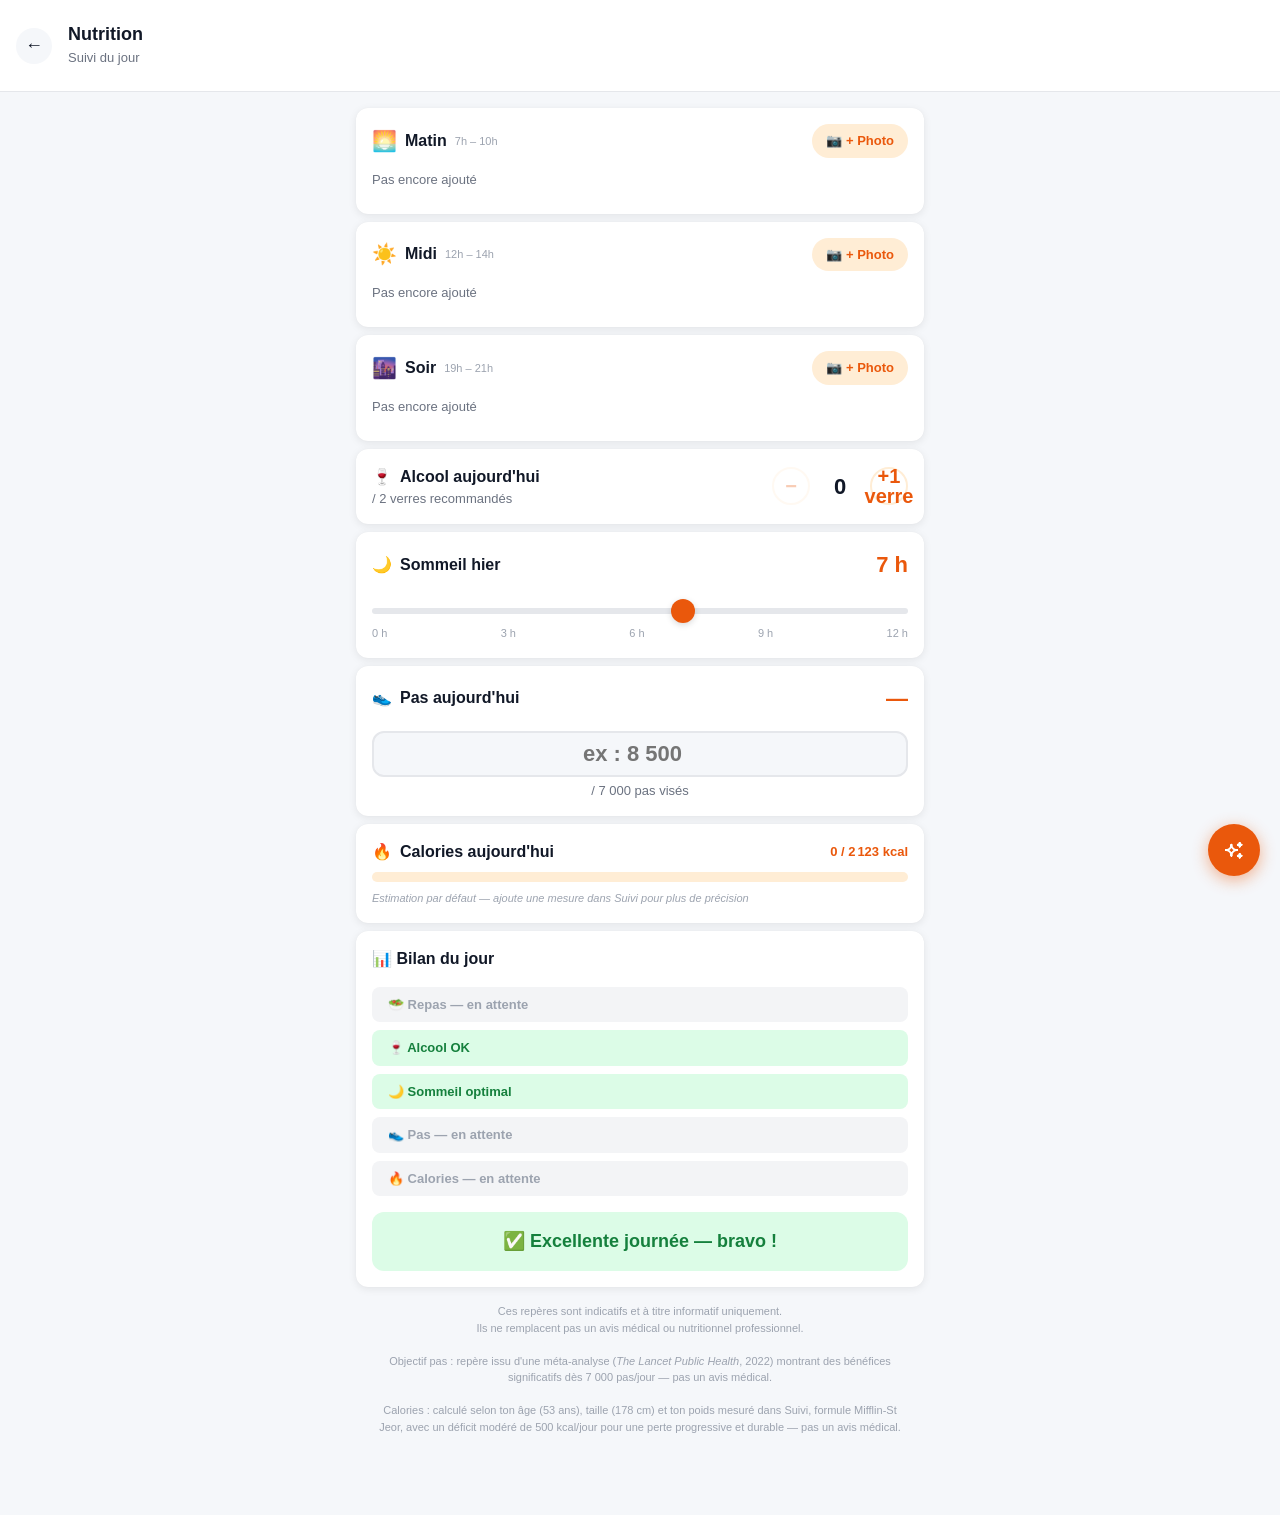
<file: modules/nutrition.html>
<!DOCTYPE html>
<html lang="fr">
<head>
  <meta charset="UTF-8" />
  <meta name="viewport" content="width=device-width, initial-scale=1.0, viewport-fit=cover" />
  <meta name="theme-color" content="#ea580c" />
  <meta name="apple-mobile-web-app-capable" content="yes" />
  <link rel="manifest" href="../manifest.json" />
  <link rel="apple-touch-icon" href="../icons/icon-192-v2.png" />
  <link rel="stylesheet" href="../css/style.css" />
  <!-- Tabler Icons (webfont) — licence MIT -->
  <link rel="stylesheet" href="../css/tabler-icons.css" />
  <link rel="stylesheet" href="../css/assistant.css" />
  <title>Nutrition — Remise en forme</title>
  <style>
    body { padding-bottom: calc(var(--space-2xl) + env(safe-area-inset-bottom, 0px)); }

    /* ── Sections repas ── */
    .repas-section {
      background: var(--surface-card);
      border-radius: var(--radius-md);
      box-shadow: var(--surface-card-shadow);
      padding: var(--space-md);
      margin-bottom: var(--space-sm);
    }
    .repas-header {
      display: flex;
      align-items: center;
      justify-content: space-between;
      margin-bottom: var(--space-sm);
    }
    .repas-titre {
      display: flex;
      align-items: center;
      gap: var(--space-sm);
      font-weight: 700;
      font-size: var(--font-size-base);
    }
    .repas-icone { font-size: 20px; }
    .repas-statut {
      font-size: var(--font-size-sm);
      color: var(--text-secondary);
      margin-bottom: var(--space-sm);
      min-height: 20px;
    }
    .repas-statut.analyse { color: var(--text-primary); }

    .btn-camera {
      display: flex;
      align-items: center;
      gap: var(--space-xs);
      padding: 7px 14px;
      background: var(--accent-light);
      color: var(--accent);
      border: none;
      border-radius: var(--radius-full);
      font-size: var(--font-size-sm);
      font-weight: 700;
      cursor: pointer;
      transition: background var(--transition);
    }
    .btn-camera:hover { background: var(--accent); color: white; }
    .btn-camera input[type="file"] { display: none; }

    /* Badge catégories */
    .categories-badges {
      display: flex;
      flex-wrap: wrap;
      gap: var(--space-xs);
      margin-top: var(--space-sm);
    }
    .cat-badge {
      font-size: var(--font-size-xs);
      padding: 3px 10px;
      border-radius: var(--radius-full);
      font-weight: 600;
    }
    .cat-badge.ok  { background: #dcfce7; color: #15803d; }
    .cat-badge.nok { background: #fee2e2; color: #b91c1c; }

    /* Panneau confirmation analyse */
    .analyse-panel {
      display: none;
      margin-top: var(--space-sm);
      background: var(--surface-bg);
      border-radius: var(--radius-sm);
      padding: var(--space-md);
      border: 1px solid var(--disabled-border);
    }
    .analyse-panel.visible { display: block; }
    .analyse-panel .aliments-list {
      font-size: var(--font-size-sm);
      color: var(--text-secondary);
      margin: var(--space-xs) 0 var(--space-sm);
    }
    .analyse-actions {
      display: flex;
      gap: var(--space-sm);
      flex-wrap: wrap;
    }
    .btn-confirmer {
      flex: 1;
      padding: 9px;
      background: var(--accent);
      color: white;
      border: none;
      border-radius: var(--radius-md);
      font-weight: 700;
      font-size: var(--font-size-sm);
      cursor: pointer;
    }
    .btn-corriger {
      flex: 1;
      padding: 9px;
      background: var(--surface-card);
      color: var(--text-secondary);
      border: 1px solid var(--disabled-border);
      border-radius: var(--radius-md);
      font-weight: 600;
      font-size: var(--font-size-sm);
      cursor: pointer;
    }

    /* Loader */
    .analyse-loading {
      display: none;
      align-items: center;
      gap: var(--space-sm);
      font-size: var(--font-size-sm);
      color: var(--text-secondary);
      padding: var(--space-sm) 0;
    }
    .analyse-loading.visible { display: flex; }
    @keyframes spin { to { transform: rotate(360deg); } }
    .spinner {
      width: 18px; height: 18px;
      border: 2px solid var(--disabled-border);
      border-top-color: var(--accent);
      border-radius: 50%;
      animation: spin 0.8s linear infinite;
    }

    /* ── Alcool ── */
    .counter-card {
      background: var(--surface-card);
      border-radius: var(--radius-md);
      box-shadow: var(--surface-card-shadow);
      padding: var(--space-md);
      margin-bottom: var(--space-sm);
      display: flex;
      align-items: center;
      justify-content: space-between;
      gap: var(--space-md);
    }
    .counter-label {
      font-weight: 700;
      font-size: var(--font-size-base);
      display: flex;
      align-items: center;
      gap: var(--space-sm);
    }
    .counter-controls {
      display: flex;
      align-items: center;
      gap: var(--space-md);
    }
    .counter-btn {
      width: 38px; height: 38px;
      border-radius: 50%;
      border: 2px solid var(--accent-light);
      background: var(--surface-card);
      font-size: 20px;
      font-weight: 700;
      color: var(--accent);
      cursor: pointer;
      display: flex; align-items: center; justify-content: center;
      transition: background var(--transition), border-color var(--transition);
      line-height: 1;
    }
    .counter-btn:hover { background: var(--accent-light); }
    .counter-btn:disabled { opacity: 0.3; cursor: default; }
    .counter-value {
      font-size: var(--font-size-xl);
      font-weight: 800;
      min-width: 28px;
      text-align: center;
    }
    .counter-max {
      font-size: var(--font-size-sm);
      color: var(--text-secondary);
    }

    /* ── Sommeil ── */
    .sleep-card {
      background: var(--surface-card);
      border-radius: var(--radius-md);
      box-shadow: var(--surface-card-shadow);
      padding: var(--space-md);
      margin-bottom: var(--space-sm);
    }
    .sleep-header {
      display: flex;
      align-items: center;
      justify-content: space-between;
      margin-bottom: var(--space-md);
    }
    .sleep-label {
      font-weight: 700;
      font-size: var(--font-size-base);
      display: flex;
      align-items: center;
      gap: var(--space-sm);
    }
    .sleep-value-display {
      font-size: var(--font-size-xl);
      font-weight: 800;
      color: var(--accent);
    }
    .sleep-slider {
      -webkit-appearance: none;
      width: 100%;
      height: 6px;
      border-radius: 3px;
      background: var(--disabled-border);
      outline: none;
    }
    .sleep-slider::-webkit-slider-thumb {
      -webkit-appearance: none;
      width: 24px; height: 24px;
      border-radius: 50%;
      background: var(--accent);
      cursor: pointer;
      box-shadow: 0 2px 6px rgba(0,0,0,0.15);
    }
    .sleep-ticks {
      display: flex;
      justify-content: space-between;
      font-size: var(--font-size-xs);
      color: var(--text-muted);
      margin-top: var(--space-xs);
    }

    /* ── Bilan ── */
    .bilan-card {
      background: var(--surface-card);
      border-radius: var(--radius-md);
      box-shadow: var(--surface-card-shadow);
      padding: var(--space-md);
      margin-bottom: var(--space-md);
    }
    .bilan-titre {
      font-weight: 700;
      font-size: var(--font-size-base);
      margin-bottom: var(--space-md);
      display: flex;
      align-items: center;
      gap: var(--space-sm);
    }
    .bilan-rows { display: flex; flex-direction: column; gap: var(--space-sm); }
    .bilan-row {
      display: flex;
      align-items: center;
      justify-content: space-between;
      padding: var(--space-sm) var(--space-md);
      border-radius: var(--radius-sm);
      font-size: var(--font-size-sm);
      font-weight: 600;
    }
    .bilan-row.vide   { background: var(--disabled-bg); color: var(--text-muted); }
    .bilan-row.vert   { background: #dcfce7; color: #15803d; }
    .bilan-row.orange { background: #ffedd5; color: #c2410c; }
    .bilan-row.rouge  { background: #fee2e2; color: #b91c1c; }

    .bilan-global {
      margin-top: var(--space-md);
      padding: var(--space-md);
      border-radius: var(--radius-md);
      text-align: center;
      font-weight: 800;
      font-size: var(--font-size-lg);
    }
    .bilan-global.vide   { background: var(--disabled-bg); color: var(--text-muted); }
    .bilan-global.vert   { background: #dcfce7; color: #15803d; }
    .bilan-global.orange { background: #ffedd5; color: #c2410c; }
    .bilan-global.rouge  { background: #fee2e2; color: #b91c1c; }

    /* ── Pas ── */
    .pas-input {
      display: block;
      width: 100%;
      padding: var(--space-sm) var(--space-md);
      border: 2px solid var(--disabled-border);
      border-radius: var(--radius-md);
      font-size: var(--font-size-xl);
      font-weight: 800;
      color: var(--accent);
      text-align: center;
      background: var(--surface-bg);
      margin-bottom: var(--space-xs);
    }
    .pas-input:focus {
      outline: none;
      border-color: var(--accent);
    }
    .pas-objectif-label {
      text-align: center;
      font-size: var(--font-size-sm);
      color: var(--text-secondary);
    }

    /* ── Calories ── */
    .cals-card {
      background: var(--surface-card);
      border-radius: var(--radius-md);
      box-shadow: var(--surface-card-shadow);
      padding: var(--space-md);
      margin-bottom: var(--space-sm);
    }
    .cals-header {
      display: flex;
      align-items: center;
      justify-content: space-between;
      margin-bottom: var(--space-xs);
    }
    .cals-label {
      font-weight: 700;
      font-size: var(--font-size-base);
      display: flex;
      align-items: center;
      gap: var(--space-sm);
    }
    .cals-values {
      font-size: var(--font-size-sm);
      font-weight: 700;
      color: var(--accent);
    }
    .cals-bar-track {
      height: 10px;
      background: var(--accent-light);
      border-radius: var(--radius-full);
      margin: var(--space-sm) 0;
      overflow: hidden;
    }
    .cals-bar-fill {
      height: 100%;
      border-radius: var(--radius-full);
      background: var(--accent);
      transition: width 0.4s ease;
    }
    .cals-bar-fill.orange { background: #f97316; }
    .cals-bar-fill.rouge  { background: var(--danger); }
    .cals-message {
      font-size: var(--font-size-sm);
      font-weight: 600;
    }
    .cals-message.vert   { color: #15803d; }
    .cals-message.orange { color: #c2410c; }
    .cals-message.rouge  { color: #b91c1c; }
    .cals-note {
      font-size: var(--font-size-xs);
      color: var(--text-muted);
      margin-top: var(--space-xs);
      font-style: italic;
    }

    /* ── Photos confirmées par section ── */
    .repas-photos {
      display: flex;
      flex-wrap: wrap;
      gap: var(--space-xs);
      margin-bottom: var(--space-xs);
    }
    .photo-item {
      display: flex;
      align-items: center;
      gap: 4px;
      background: var(--accent-light);
      border-radius: var(--radius-full);
      padding: 4px 8px 4px 10px;
      font-size: var(--font-size-xs);
      font-weight: 600;
      color: var(--accent);
      max-width: 100%;
    }
    .photo-aliments {
      white-space: nowrap;
      overflow: hidden;
      text-overflow: ellipsis;
      max-width: 160px;
    }
    .photo-kcal {
      color: var(--text-secondary);
      white-space: nowrap;
      flex-shrink: 0;
    }
    .photo-retirer {
      background: none;
      border: none;
      color: var(--text-muted);
      cursor: pointer;
      font-size: 15px;
      line-height: 1;
      padding: 0 0 0 2px;
      flex-shrink: 0;
    }
    .photo-retirer:hover { color: var(--danger); }

    .mention-legale {
      font-size: var(--font-size-xs);
      color: var(--text-muted);
      text-align: center;
      padding: 0 var(--space-md) var(--space-md);
      line-height: 1.5;
    }

    /* ── Sélecteur type de boisson ── */
    .alcool-picker {
      display: none;
      background: var(--surface-card);
      border-radius: var(--radius-md);
      box-shadow: var(--surface-card-shadow);
      padding: var(--space-md);
      margin-bottom: var(--space-sm);
      border: 2px solid var(--accent-light);
    }
    .alcool-picker.visible { display: block; }
    .picker-subtitle {
      font-size: var(--font-size-sm);
      font-weight: 700;
      color: var(--text-secondary);
      margin-bottom: var(--space-sm);
      text-align: center;
    }
    .picker-grid {
      display: grid;
      grid-template-columns: 1fr 1fr;
      gap: var(--space-sm);
      margin-bottom: var(--space-sm);
    }
    .picker-btn {
      display: flex;
      flex-direction: column;
      align-items: center;
      gap: 4px;
      padding: var(--space-md) var(--space-sm);
      background: var(--surface-bg);
      border: 2px solid var(--disabled-border);
      border-radius: var(--radius-md);
      cursor: pointer;
      transition: background var(--transition), border-color var(--transition);
    }
    .picker-btn:hover { background: var(--accent-light); border-color: var(--accent); }
    .picker-btn .ti {
      font-size: 28px;
      color: var(--accent);
    }
    .picker-nom {
      font-size: var(--font-size-sm);
      font-weight: 700;
      color: var(--text-primary);
    }
    .picker-detail {
      font-size: var(--font-size-xs);
      color: var(--text-secondary);
    }
    .picker-mention {
      font-size: var(--font-size-xs);
      color: var(--text-muted);
      text-align: center;
      font-style: italic;
      margin-bottom: var(--space-sm);
    }
    .picker-cancel {
      width: 100%;
      padding: 9px;
      background: transparent;
      border: 1px solid var(--disabled-border);
      border-radius: var(--radius-md);
      font-size: var(--font-size-sm);
      color: var(--text-secondary);
      cursor: pointer;
    }
  </style>
</head>
<body>

<header class="app-header" role="banner">
  <a href="../index.html" class="back-btn" aria-label="Retour à l'accueil">←</a>
  <div>
    <h1>Nutrition</h1>
    <p class="subtitle">Suivi du jour</p>
  </div>
</header>

<main class="page-main" id="main-content">

  <!-- ── REPAS ── -->
  <div id="repas-matin"  class="repas-section" data-repas="matin"></div>
  <div id="repas-midi"   class="repas-section" data-repas="midi"></div>
  <div id="repas-soir"   class="repas-section" data-repas="soir"></div>

  <!-- ── ALCOOL ── -->
  <div class="counter-card">
    <div>
      <div class="counter-label"><span>🍷</span> Alcool aujourd'hui</div>
      <div class="counter-max" id="alcool-max">/ 2 verres recommandés</div>
    </div>
    <div class="counter-controls">
      <button class="counter-btn" id="alcool-moins" aria-label="Retirer un verre">−</button>
      <span class="counter-value" id="alcool-val">0</span>
      <button class="counter-btn" id="alcool-plus"  aria-label="Ajouter un verre">+1 verre</button>
    </div>
  </div>

  <!-- ── SÉLECTEUR TYPE BOISSON ── -->
  <div class="alcool-picker" id="alcool-picker">
    <div class="picker-subtitle">Quel type de boisson ?</div>
    <div class="picker-grid">
      <button class="picker-btn" data-type="biere" data-kcal="150">
        <i class="ti ti-beer" aria-hidden="true"></i>
        <span class="picker-nom">Bière</span>
        <span class="picker-detail">~150 kcal / 330 ml</span>
      </button>
      <button class="picker-btn" data-type="vin" data-kcal="125">
        <i class="ti ti-glass-full" aria-hidden="true"></i>
        <span class="picker-nom">Vin</span>
        <span class="picker-detail">~125 kcal / 150 ml</span>
      </button>
      <button class="picker-btn" data-type="spiritueux" data-kcal="100">
        <i class="ti ti-bottle" aria-hidden="true"></i>
        <span class="picker-nom">Spiritueux</span>
        <span class="picker-detail">~100 kcal / 45 ml</span>
      </button>
      <button class="picker-btn" data-type="cocktail" data-kcal="220">
        <i class="ti ti-glass-cocktail" aria-hidden="true"></i>
        <span class="picker-nom">Cocktail</span>
        <span class="picker-detail">~220 kcal / verre</span>
      </button>
    </div>
    <p class="picker-mention">Estimations moyennes — à titre indicatif uniquement</p>
    <button class="picker-cancel" id="picker-cancel">Annuler</button>
  </div>

  <!-- ── SOMMEIL ── -->
  <div class="sleep-card">
    <div class="sleep-header">
      <div class="sleep-label"><span>🌙</span> Sommeil hier</div>
      <div class="sleep-value-display"><span id="sleep-val">7</span> h</div>
    </div>
    <input type="range" class="sleep-slider" id="sleep-slider"
           min="0" max="12" step="0.5" value="7"
           aria-label="Heures de sommeil" />
    <div class="sleep-ticks">
      <span>0 h</span><span>3 h</span><span>6 h</span><span>9 h</span><span>12 h</span>
    </div>
  </div>

  <!-- ── PAS ── -->
  <div class="sleep-card">
    <div class="sleep-header">
      <div class="sleep-label"><span>👟</span> Pas aujourd'hui</div>
      <div class="sleep-value-display"><span id="pas-val-display">—</span></div>
    </div>
    <input type="number" class="pas-input" id="pas-input"
           min="0" max="50000" step="100" value=""
           inputmode="numeric" placeholder="ex : 8 500"
           aria-label="Nombre de pas aujourd'hui" />
    <p class="pas-objectif-label">/ 7 000 pas visés</p>
  </div>

  <!-- ── CALORIES ── -->
  <div class="cals-card">
    <div class="cals-header">
      <div class="cals-label"><span>🔥</span> Calories aujourd'hui</div>
      <div class="cals-values">
        <span id="cals-total">0</span> / <span id="cals-cible">—</span> kcal
      </div>
    </div>
    <div class="cals-bar-track">
      <div class="cals-bar-fill" id="cals-bar-fill" style="width:0%"></div>
    </div>
    <div class="cals-message" id="cals-message"></div>
    <div class="cals-note" id="cals-note"></div>
  </div>

  <!-- ── BILAN ── -->
  <div class="bilan-card">
    <div class="bilan-titre">📊 Bilan du jour</div>
    <div class="bilan-rows">
      <div class="bilan-row vide" id="bilan-repas">🥗 Repas — en attente</div>
      <div class="bilan-row vide" id="bilan-alcool">🍷 Alcool — en attente</div>
      <div class="bilan-row vide" id="bilan-sommeil">🌙 Sommeil — en attente</div>
      <div class="bilan-row vide" id="bilan-pas">👟 Pas — en attente</div>
      <div class="bilan-row vide" id="bilan-calories">🔥 Calories — en attente</div>
    </div>
    <div class="bilan-global vide" id="bilan-global">—</div>
  </div>

  <p class="mention-legale">
    Ces repères sont indicatifs et à titre informatif uniquement.<br>
    Ils ne remplacent pas un avis médical ou nutritionnel professionnel.<br><br>
    Objectif pas : repère issu d'une méta-analyse (<em>The Lancet Public Health</em>, 2022)
    montrant des bénéfices significatifs dès 7 000 pas/jour — pas un avis médical.<br><br>
    Calories : calculé selon ton âge (53 ans), taille (178 cm) et ton poids mesuré dans Suivi,
    formule Mifflin-St Jeor, avec un déficit modéré de 500 kcal/jour pour une perte progressive
    et durable — pas un avis médical.
  </p>

</main>

<script>
(() => {
  'use strict';

  const TODAY = new Date().toISOString().slice(0, 10); // YYYY-MM-DD
  const KEY   = `nutrition-${TODAY}`;

  // ─── État ──────────────────────────────────────────────────────────────────
  let state = {
    repas: {
      matin: [],  // tableau d'analyses confirmées
      midi:  [],
      soir:  [],
    },
    alcool: [],
    sommeil: 7,
    pas: null,
    calories_cafe: 0,
  };

  function load() {
    try {
      const s = JSON.parse(localStorage.getItem(KEY));
      if (s) {
        state = { ...state, ...s, repas: { ...state.repas, ...(s.repas || {}) } };
        // Migration : ancien format alcool = entier → tableau
        if (typeof state.alcool === 'number') {
          state.alcool = Array.from({ length: state.alcool }, () => ({ type: 'inconnu', kcal: 125, heure: '' }));
        }
        if (!Array.isArray(state.alcool)) state.alcool = [];
        // Migration repas : null ou objet unique → tableau
        ['matin', 'midi', 'soir'].forEach(k => {
          const v = state.repas[k];
          if (!v) state.repas[k] = [];
          else if (!Array.isArray(v)) state.repas[k] = [v];
        });
      }
    } catch {}
  }
  function save() {
    localStorage.setItem(KEY, JSON.stringify(state));
  }

  // ─── Repas ─────────────────────────────────────────────────────────────────

  // Combine plusieurs analyses d'une même section en un seul résumé
  function combineAnalyses(analyses) {
    if (!analyses || !analyses.length) return null;
    return {
      calories_approx: analyses.reduce((s, a) => s + (a.calories_approx || 0), 0),
      aliments: [...new Set(analyses.flatMap(a => a.aliments || []))],
      categories: {
        legumes_fruits: analyses.some(a => a.categories?.legumes_fruits),
        proteines:      analyses.some(a => a.categories?.proteines),
        grains_entiers: analyses.some(a => a.categories?.grains_entiers),
      },
      commentaire: analyses.length === 1
        ? (analyses[0].commentaire ?? '')
        : `${analyses.length} plats`,
    };
  }

  const REPAS_CONFIG = {
    matin: { label: 'Matin',   icone: '🌅', heure: '7h – 10h'  },
    midi:  { label: 'Midi',    icone: '☀️',  heure: '12h – 14h' },
    soir:  { label: 'Soir',    icone: '🌆', heure: '19h – 21h' },
  };

  function buildRepasSection(repasId) {
    const cfg      = REPAS_CONFIG[repasId];
    const photos   = state.repas[repasId]; // tableau
    const combined = combineAnalyses(photos);
    const el       = document.getElementById(`repas-${repasId}`);

    const photosHTML = photos.map((p, i) => {
      const aliments = (p.aliments || []).join(', ') || '—';
      const kcal     = p.calories_approx ? ` · ~${p.calories_approx} kcal` : '';
      return `<div class="photo-item">
        <span class="photo-aliments" title="${aliments}">📷 ${aliments}</span>
        <span class="photo-kcal">${kcal}</span>
        <button class="photo-retirer" data-repas="${repasId}" data-index="${i}" aria-label="Retirer cette photo">×</button>
      </div>`;
    }).join('');

    el.innerHTML = `
      <div class="repas-header">
        <div class="repas-titre">
          <span class="repas-icone">${cfg.icone}</span>
          ${cfg.label} <small style="color:var(--text-muted);font-weight:400;font-size:var(--font-size-xs)">${cfg.heure}</small>
        </div>
        <label class="btn-camera">
          📷 + Photo
          <input type="file" accept="image/*" capture="environment" data-repas="${repasId}" />
        </label>
      </div>
      <div class="repas-photos" id="photos-${repasId}">${photosHTML}</div>
      <div class="repas-statut ${combined ? 'analyse' : ''}" id="statut-${repasId}">
        ${combined ? renderStatut(combined) : 'Pas encore ajouté'}
      </div>
      <div class="categories-badges" id="badges-${repasId}">
        ${combined ? renderBadges(combined) : ''}
      </div>
      <div class="analyse-loading" id="loading-${repasId}">
        <div class="spinner"></div> Analyse en cours…
      </div>
      <div class="analyse-panel" id="panel-${repasId}"></div>
    `;

    el.querySelector('input[type="file"]').addEventListener('change', onPhotoChange);
    el.querySelectorAll('.photo-retirer').forEach(btn => {
      btn.addEventListener('click', () => {
        const idx = parseInt(btn.dataset.index, 10);
        state.repas[btn.dataset.repas].splice(idx, 1);
        save();
        buildRepasSection(btn.dataset.repas);
        updateBilan();
      });
    });
  }

  function renderStatut(data) {
    if (data.erreur) return `⚠️ ${data.erreur}`;
    const kcal = data.calories_approx ? ` · ~${data.calories_approx} kcal` : '';
    return `${data.commentaire ?? ''}${kcal}`;
  }

  function renderBadges(data) {
    if (!data.categories) return '';
    const map = { legumes_fruits: '🥦 Légumes/fruits', proteines: '🍗 Protéines', grains_entiers: '🌾 Grains entiers' };
    return Object.entries(map).map(([k, label]) =>
      `<span class="cat-badge ${data.categories[k] ? 'ok' : 'nok'}">${label}</span>`
    ).join('');
  }

  async function onPhotoChange(e) {
    const repasId = e.target.dataset.repas;
    const file    = e.target.files[0];
    if (!file) return;

    // Afficher loader
    document.getElementById(`loading-${repasId}`).classList.add('visible');
    document.getElementById(`panel-${repasId}`).classList.remove('visible');

    try {
      const base64 = await toBase64(file);
      const analyse = await appellerAPI(base64, file.type);

      document.getElementById(`loading-${repasId}`).classList.remove('visible');
      afficherPanelConfirmation(repasId, analyse);
    } catch (err) {
      document.getElementById(`loading-${repasId}`).classList.remove('visible');
      document.getElementById(`statut-${repasId}`).textContent = `Erreur : ${err.message}`;
    }
  }

  function toBase64(file) {
    return new Promise((resolve, reject) => {
      const reader = new FileReader();
      reader.onload  = () => resolve(reader.result.split(',')[1]);
      reader.onerror = reject;
      reader.readAsDataURL(file);
    });
  }

  async function appellerAPI(imageBase64, mimeType) {
    const resp = await fetch('/api/analyser-repas', {
      method: 'POST',
      headers: { 'Content-Type': 'application/json' },
      body: JSON.stringify({ imageBase64, mimeType }),
    });
    if (!resp.ok) {
      const err = await resp.json().catch(() => ({ error: resp.statusText }));
      throw new Error(err.error ?? 'Erreur API');
    }
    return resp.json();
  }

  function afficherPanelConfirmation(repasId, analyse) {
    const panel = document.getElementById(`panel-${repasId}`);
    const alimentsStr = analyse.aliments?.join(', ') ?? '—';
    const badgesHTML  = renderBadges(analyse);

    panel.innerHTML = `
      <strong>Aliments détectés :</strong>
      <div class="aliments-list">${alimentsStr}</div>
      <div class="categories-badges">${badgesHTML}</div>
      <div class="analyse-actions" style="margin-top:var(--space-sm)">
        <button class="btn-confirmer" data-repas="${repasId}">✅ Confirmer</button>
        <button class="btn-corriger"  data-repas="${repasId}">✏️ Corriger</button>
      </div>
    `;
    panel.classList.add('visible');

    // Stocker temporairement pour confirmation
    panel.dataset.analyse = JSON.stringify(analyse);

    panel.querySelector('.btn-confirmer').addEventListener('click', () => {
      confirmerRepas(repasId, JSON.parse(panel.dataset.analyse));
    });
    panel.querySelector('.btn-corriger').addEventListener('click', () => {
      ouvrirCorrection(repasId, panel);
    });
  }

  function confirmerRepas(repasId, analyse) {
    state.repas[repasId].push(analyse);
    save();
    buildRepasSection(repasId);
    updateBilan();
  }

  function ouvrirCorrection(repasId, panel) {
    const analyse = JSON.parse(panel.dataset.analyse);
    panel.innerHTML = `
      <label style="font-size:var(--font-size-sm);font-weight:600;display:block;margin-bottom:var(--space-xs)">
        Aliments (séparés par des virgules) :
      </label>
      <textarea id="correction-${repasId}" rows="2"
        style="width:100%;border:1px solid var(--disabled-border);border-radius:var(--radius-sm);padding:var(--space-sm);font-size:var(--font-size-sm);resize:vertical"
      >${analyse.aliments?.join(', ') ?? ''}</textarea>
      <div class="analyse-actions" style="margin-top:var(--space-sm)">
        <button class="btn-confirmer" data-repas="${repasId}">✅ Enregistrer</button>
      </div>
    `;
    panel.querySelector('.btn-confirmer').addEventListener('click', () => {
      const texte = document.getElementById(`correction-${repasId}`).value;
      analyse.aliments = texte.split(',').map(s => s.trim()).filter(Boolean);
      analyse.commentaire = 'Modifié manuellement';
      confirmerRepas(repasId, analyse);
    });
  }

  // ─── Alcool ────────────────────────────────────────────────────────────────
  const alcoolVal   = document.getElementById('alcool-val');
  const alcoolMoins = document.getElementById('alcool-moins');
  const alcoolPlus  = document.getElementById('alcool-plus');
  const alcoolPicker = document.getElementById('alcool-picker');

  function renderAlcool() {
    alcoolVal.textContent    = state.alcool.length;
    alcoolMoins.disabled     = state.alcool.length <= 0;
    alcoolPlus.disabled      = state.alcool.length >= 20;
  }

  function openPicker() { alcoolPicker.classList.add('visible'); }
  function closePicker() { alcoolPicker.classList.remove('visible'); }

  alcoolPlus.addEventListener('click', () => { openPicker(); });

  alcoolMoins.addEventListener('click', () => {
    if (state.alcool.length > 0) {
      state.alcool.pop();
      save(); renderAlcool(); updateBilan();
    }
  });

  document.getElementById('picker-cancel').addEventListener('click', closePicker);

  alcoolPicker.querySelectorAll('.picker-btn').forEach(btn => {
    btn.addEventListener('click', () => {
      const heure = new Date().toTimeString().slice(0, 5);
      state.alcool.push({ type: btn.dataset.type, kcal: parseInt(btn.dataset.kcal, 10), heure });
      save(); renderAlcool(); updateBilan(); closePicker();
    });
  });

  // ─── Sommeil ───────────────────────────────────────────────────────────────
  const sleepSlider = document.getElementById('sleep-slider');
  const sleepVal    = document.getElementById('sleep-val');

  function renderSommeil() {
    sleepSlider.value     = state.sommeil;
    sleepVal.textContent  = state.sommeil % 1 === 0 ? state.sommeil : state.sommeil.toFixed(1);
  }

  sleepSlider.addEventListener('input', () => {
    state.sommeil = parseFloat(sleepSlider.value);
    sleepVal.textContent = state.sommeil % 1 === 0 ? state.sommeil : state.sommeil.toFixed(1);
    save(); updateBilan();
  });

  // ─── Pas ──────────────────────────────────────────────────────────────────
  const pasInput      = document.getElementById('pas-input');
  const pasValDisplay = document.getElementById('pas-val-display');

  function renderPas() {
    pasInput.value      = state.pas !== null ? state.pas : '';
    pasValDisplay.textContent = state.pas !== null
      ? state.pas.toLocaleString('fr-FR')
      : '—';
  }

  pasInput.addEventListener('input', () => {
    const v = parseInt(pasInput.value, 10);
    state.pas = (!pasInput.value || isNaN(v) || v < 0) ? null : Math.min(v, 50000);
    pasValDisplay.textContent = state.pas !== null ? state.pas.toLocaleString('fr-FR') : '—';
    save(); updateBilan();
  });

  // ─── Calories ─────────────────────────────────────────────────────────────
  const PROFIL_AGE    = 53;
  const PROFIL_TAILLE = 178; // cm
  const POIDS_DEFAUT  = 84;  // kg

  function getPoidsKg() {
    try {
      const mesures = JSON.parse(localStorage.getItem('suivi-mesures') || '[]')
        .filter(m => m.poids_lbs != null);
      if (!mesures.length) return null;
      mesures.sort((a, b) => b.semaine.localeCompare(a.semaine));
      return mesures[0].poids_lbs / 2.205;
    } catch { return null; }
  }

  function getCibleCalories() {
    let poidsKg = getPoidsKg();
    const defaultUsed = poidsKg === null;
    if (defaultUsed) poidsKg = POIDS_DEFAUT;
    const bmr  = 10 * poidsKg + 6.25 * PROFIL_TAILLE - 5 * PROFIL_AGE + 5;
    return { cible: Math.round(bmr * 1.55 - 500), defaultUsed };
  }

  function getTotalKcal() {
    return Object.values(state.repas)
      .flat()
      .reduce((s, r) => s + (r.calories_approx || 0), 0)
      + state.alcool.reduce((s, v) => s + v.kcal, 0)
      + (state.calories_cafe || 0);
  }

  function renderCalories() {
    const { cible, defaultUsed } = getCibleCalories();
    const total   = getTotalKcal();
    const hasData = Object.values(state.repas).some(a => a.length > 0) || state.alcool.length > 0;

    document.getElementById('cals-total').textContent = total.toLocaleString('fr-FR');
    document.getElementById('cals-cible').textContent = cible.toLocaleString('fr-FR');

    const pct = hasData ? Math.min(100, Math.round((total / cible) * 100)) : 0;
    const bar = document.getElementById('cals-bar-fill');
    bar.style.width = pct + '%';

    let score = null;
    const msgEl = document.getElementById('cals-message');
    if (hasData) {
      if (total <= cible)            score = 'vert';
      else if (total <= cible + 300) score = 'orange';
      else                           score = 'rouge';
      const MSGS = {
        vert:   'Sous ta cible — bon déficit pour la perte de poids',
        orange: 'Légèrement au-dessus de ta cible',
        rouge:  'Bien au-dessus de ta cible',
      };
      msgEl.textContent = MSGS[score];
      msgEl.className   = `cals-message ${score}`;
    } else {
      msgEl.textContent = '';
      msgEl.className   = 'cals-message';
    }
    bar.className = `cals-bar-fill ${score ?? ''}`;

    document.getElementById('cals-note').textContent = defaultUsed
      ? 'Estimation par défaut — ajoute une mesure dans Suivi pour plus de précision'
      : '';

    return score;
  }

  // ─── Bilan ────────────────────────────────────────────────────────────────
  function scoreSommeil(h) {
    if (h >= 7 && h <= 9)  return 'vert';
    if ((h >= 6 && h < 7) || (h > 9 && h <= 10)) return 'orange';
    return 'rouge';
  }

  function scoreAlcool(v) {
    if (v <= 2)  return 'vert';
    if (v <= 4)  return 'orange';
    return 'rouge';
  }

  function scoreRepas() {
    const keys = ['matin', 'midi', 'soir'];
    const sectionsAvecData = keys.filter(k => state.repas[k].length > 0);
    const equilibres = sectionsAvecData.filter(k => {
      const c = combineAnalyses(state.repas[k]);
      return c?.categories?.legumes_fruits && c?.categories?.proteines && c?.categories?.grains_entiers;
    }).length;
    if (equilibres >= 2) return 'vert';
    if (equilibres === 1) return 'orange';
    if (sectionsAvecData.length === 0) return null;
    return 'rouge';
  }

  function scorePas(v) {
    if (v >= 7000) return 'vert';
    if (v >= 4000) return 'orange';
    return 'rouge';
  }

  const SCORE_TEXTE = {
    repas:   { vert: 'Repas équilibrés 🎉', orange: 'Partiellement équilibré', rouge: 'Peu équilibré' },
    alcool:  { vert: 'Alcool OK', orange: 'Modéré', rouge: 'Dépassement' },
    sommeil: { vert: 'Sommeil optimal', orange: 'Sommeil court/long', rouge: 'Sommeil insuffisant/excessif' },
    pas:     { vert: 'Objectif pas atteint 🎉', orange: 'En bonne voie', rouge: 'Activité faible' },
  };

  function updateBilan() {
    const sRepas   = scoreRepas();
    const sAlcool  = scoreAlcool(state.alcool.length);
    const sSommeil = scoreSommeil(state.sommeil);
    const sPas     = state.pas !== null ? scorePas(state.pas) : null;
    const sCals    = renderCalories();

    const pasLabel = state.pas !== null
      ? `👟 ${SCORE_TEXTE.pas[sPas]} (${state.pas.toLocaleString('fr-FR')} pas)`
      : '👟 Pas — en attente';

    const CALS_TEXTE = {
      vert:   'Calories dans la cible 🎉',
      orange: 'Légèrement au-dessus de la cible',
      rouge:  'Bien au-dessus de la cible',
    };

    setRow('bilan-repas',    sRepas,   sRepas   ? `🥗 ${SCORE_TEXTE.repas[sRepas]}` : '🥗 Repas — en attente');
    setRow('bilan-alcool',   sAlcool,  sAlcool  ? `🍷 ${SCORE_TEXTE.alcool[sAlcool]}` : '🍷 Alcool — en attente');
    setRow('bilan-sommeil',  sSommeil, sSommeil ? `🌙 ${SCORE_TEXTE.sommeil[sSommeil]}` : '🌙 Sommeil — en attente');
    setRow('bilan-pas',      sPas,     pasLabel);
    setRow('bilan-calories', sCals,    sCals ? `🔥 ${CALS_TEXTE[sCals]}` : '🔥 Calories — en attente');

    // Global — 5 critères
    const scores = [sRepas, sAlcool, sSommeil, sPas, sCals].filter(Boolean);
    let global = 'vide';
    let globalTexte = '—';
    if (scores.length > 0) {
      if (scores.includes('rouge'))        { global = 'rouge';  globalTexte = '❌ Journée difficile — continue, demain c\'est mieux !'; }
      else if (scores.includes('orange'))  { global = 'orange'; globalTexte = '⚠️ Bonne journée — quelques points à améliorer'; }
      else                                 { global = 'vert';   globalTexte = '✅ Excellente journée — bravo !'; }
    }
    const bg = document.getElementById('bilan-global');
    bg.className = `bilan-global ${global}`;
    bg.textContent = globalTexte;
  }

  function setRow(id, score, texte) {
    const el = document.getElementById(id);
    el.className = `bilan-row ${score ?? 'vide'}`;
    el.textContent = texte;
  }

  // ─── Init ──────────────────────────────────────────────────────────────────
  load();
  ['matin', 'midi', 'soir'].forEach(buildRepasSection);
  renderAlcool();
  renderSommeil();
  renderPas();
  updateBilan();
})();
</script>
<script src="../js/assistant.js" defer></script>

</body>
</html>
</file>
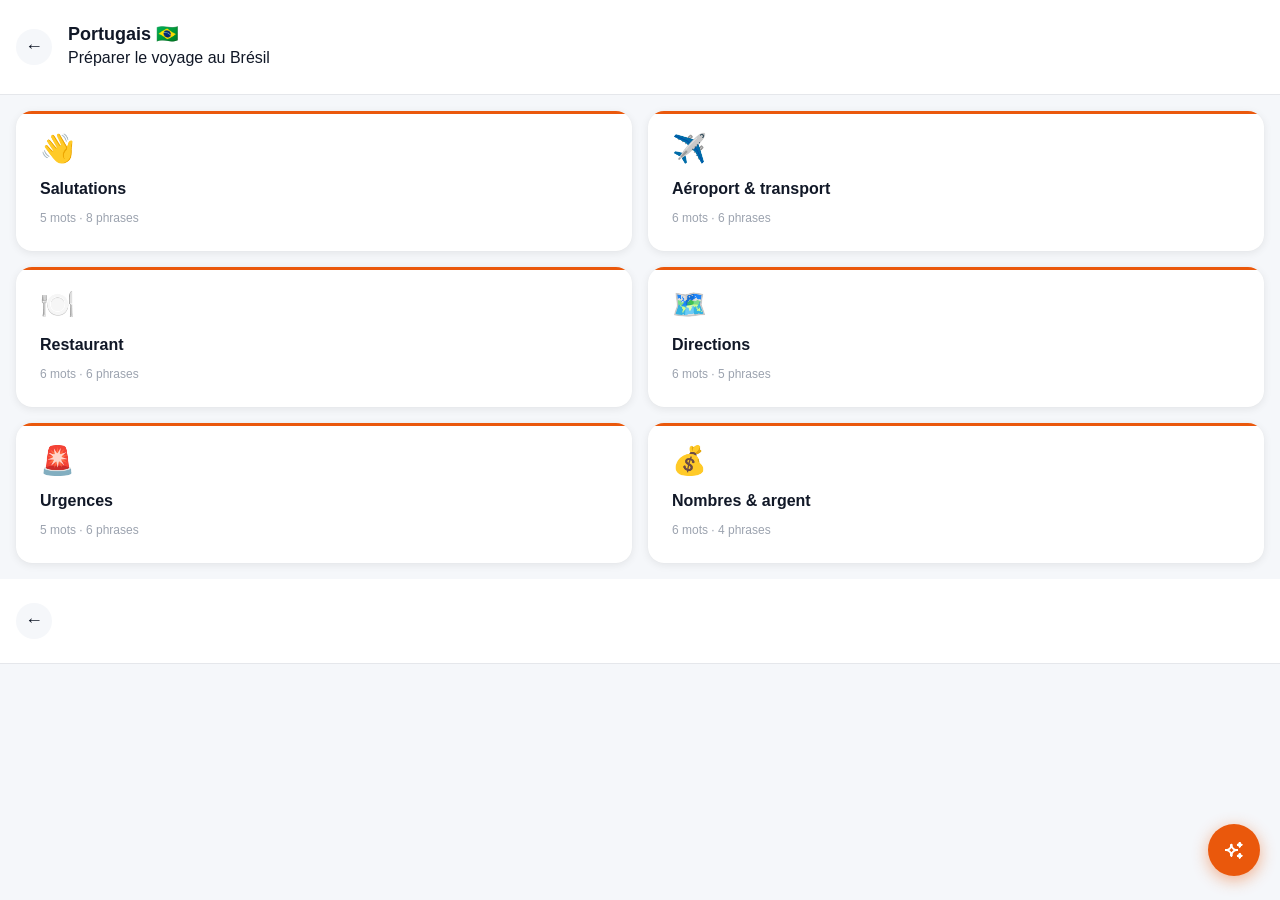
<file: modules/portugais.html>
<!DOCTYPE html>
<html lang="fr">
<head>
  <meta charset="UTF-8" />
  <meta name="viewport" content="width=device-width, initial-scale=1.0, viewport-fit=cover" />
  <meta name="theme-color" content="#ea580c" />
  <meta name="apple-mobile-web-app-capable" content="yes" />
  <meta name="apple-mobile-web-app-status-bar-style" content="default" />
  <link rel="stylesheet" href="../css/style.css" />
  <!-- Tabler Icons (webfont) — licence MIT -->
  <link rel="stylesheet" href="../css/tabler-icons.css" />
  <link rel="stylesheet" href="../css/assistant.css" />
  <title>Portugais — Brésil</title>
  <style>
    /* ── Module Portugais — styles spécifiques ── */
    .pt-section {
      background: var(--surface-card);
      border-radius: var(--radius-lg);
      box-shadow: var(--surface-card-shadow);
      margin-bottom: var(--space-md);
      overflow: hidden;
    }
    .pt-section-title {
      font-size: 0.8rem;
      font-weight: 700;
      text-transform: uppercase;
      letter-spacing: 0.06em;
      color: var(--text-secondary);
      padding: var(--space-sm) var(--space-md);
      background: var(--surface-bg);
      margin: 0;
      border-bottom: 1px solid #f0f0f0;
    }
    .pt-item {
      display: flex;
      align-items: center;
      gap: var(--space-sm);
      padding: var(--space-sm) var(--space-md);
      border-bottom: 1px solid #f5f5f5;
    }
    .pt-item:last-child {
      border-bottom: none;
    }
    .pt-texts {
      flex: 1;
      min-width: 0;
    }
    .pt-word {
      font-weight: 600;
      color: var(--text-primary);
      font-size: 0.95rem;
    }
    .pt-fr {
      color: var(--text-secondary);
      font-size: 0.85rem;
      margin-top: 1px;
    }
    .pt-speak-btn {
      flex-shrink: 0;
      background: var(--accent-light);
      border: none;
      border-radius: var(--radius-full);
      width: 36px;
      height: 36px;
      font-size: 1rem;
      cursor: pointer;
      display: flex;
      align-items: center;
      justify-content: center;
      transition: background 0.15s, transform 0.1s;
    }
    .pt-speak-btn:active {
      background: var(--accent);
      transform: scale(0.92);
    }
    /* Category list screen */
    #screen-categories .modules-grid {
      padding: var(--space-md);
    }
    #screen-categories .module-card.active .card-sub {
      font-size: 0.75rem;
    }
    /* Category detail screen */
    #screen-categorie .page-main {
      padding: var(--space-md);
    }
    /* Safe area bottom */
    main { padding-bottom: max(var(--space-xl), env(safe-area-inset-bottom, 0px) + var(--space-md)); }
  </style>
</head>
<body>

  <!-- ═══════════════════════════════════════════════
       ÉCRAN 1 — Liste des 6 catégories
  ════════════════════════════════════════════════ -->
  <div id="screen-categories">
    <header class="app-header">
      <a href="../index.html" class="back-btn" aria-label="Retour à l'accueil">←</a>
      <div>
        <h1>Portugais 🇧🇷</h1>
        <p class="header-sub">Préparer le voyage au Brésil</p>
      </div>
    </header>

    <div class="modules-grid" id="categories-grid" role="list">
      <!-- Généré par JS -->
    </div>
  </div>

  <!-- ═══════════════════════════════════════════════
       ÉCRAN 2 — Détail d'une catégorie
  ════════════════════════════════════════════════ -->
  <div id="screen-categorie">
    <header class="app-header">
      <button class="back-btn" id="back-to-categories" aria-label="Retour aux catégories">←</button>
      <div>
        <h1 id="cat-title"></h1>
      </div>
    </header>

    <main class="page-main" id="cat-content">
      <!-- Généré par JS -->
    </main>
  </div>

  <script>
    // ── Données ────────────────────────────────────────────────────────────
    let categories = [];

    // ── Synthèse vocale ────────────────────────────────────────────────────
    function speak(text) {
      if (!window.speechSynthesis) return;
      // Annuler la lecture en cours si l'utilisateur clique pendant qu'on lit
      speechSynthesis.cancel();

      const utter = new SpeechSynthesisUtterance(text);
      utter.lang = 'pt-BR';

      const trySpeak = () => {
        const voices = speechSynthesis.getVoices();
        if (voices.length > 0) {
          const voice =
            voices.find(v => v.lang === 'pt-BR') ||
            voices.find(v => v.lang.startsWith('pt')) ||
            null;
          if (voice) utter.voice = voice;
        }
        // Si aucune voix trouvée, le navigateur utilise la voix par défaut
        speechSynthesis.speak(utter);
      };

      if (speechSynthesis.getVoices().length > 0) {
        trySpeak();
      } else {
        speechSynthesis.addEventListener('voiceschanged', trySpeak, { once: true });
      }
    }

    // ── Navigation ────────────────────────────────────────────────────────
    function openCategory(index) {
      const cat = categories[index];
      document.getElementById('cat-title').textContent = cat.icone + ' ' + cat.nom;
      document.getElementById('cat-content').innerHTML = renderCategory(cat);
      document.getElementById('screen-categories').style.display = 'none';
      document.getElementById('screen-categorie').style.display = 'block';
      window.scrollTo(0, 0);
    }

    document.getElementById('back-to-categories').addEventListener('click', () => {
      speechSynthesis.cancel && speechSynthesis.cancel();
      document.getElementById('screen-categorie').style.display = 'none';
      document.getElementById('screen-categories').style.display = 'block';
      window.scrollTo(0, 0);
    });

    // ── Rendu ─────────────────────────────────────────────────────────────
    function renderItem(item) {
      const escaped = item.pt.replace(/"/g, '&quot;').replace(/'/g, "\\'");
      return `
        <div class="pt-item">
          <div class="pt-texts">
            <div class="pt-word">${item.pt}</div>
            <div class="pt-fr">${item.fr}</div>
          </div>
          <button class="pt-speak-btn" onclick="speak('${escaped}')" aria-label="Écouter : ${item.pt}">🔊</button>
        </div>`;
    }

    function renderCategory(cat) {
      const mots   = cat.mots.map(renderItem).join('');
      const phrases = cat.phrases.map(renderItem).join('');
      return `
        <section class="pt-section" aria-label="Mots pratiques">
          <h2 class="pt-section-title">Mots pratiques</h2>
          ${mots}
        </section>
        <section class="pt-section" aria-label="Phrases pratiques">
          <h2 class="pt-section-title">Phrases pratiques</h2>
          ${phrases}
        </section>`;
    }

    function renderCategoriesGrid() {
      const grid = document.getElementById('categories-grid');
      grid.innerHTML = categories.map((cat, i) => `
        <div class="module-card active"
             role="listitem"
             tabindex="0"
             aria-label="${cat.nom} — ${cat.mots.length} mots, ${cat.phrases.length} phrases"
             onclick="openCategory(${i})"
             onkeydown="if(event.key==='Enter'||event.key===' ')openCategory(${i})">
          <span class="card-icon" aria-hidden="true">${cat.icone}</span>
          <span class="card-label">${cat.nom}</span>
          <span class="card-sub">${cat.mots.length} mots · ${cat.phrases.length} phrases</span>
        </div>`).join('');
    }

    // ── Chargement ────────────────────────────────────────────────────────
    fetch('../data/portugais.json')
      .then(r => r.json())
      .then(data => {
        categories = data;
        renderCategoriesGrid();
      })
      .catch(() => {
        document.getElementById('categories-grid').innerHTML =
          '<p style="padding:var(--space-md);color:var(--text-secondary)">Erreur de chargement des données.</p>';
      });
  </script>
  <script src="../js/assistant.js" defer></script>

</body>
</html>
</file>
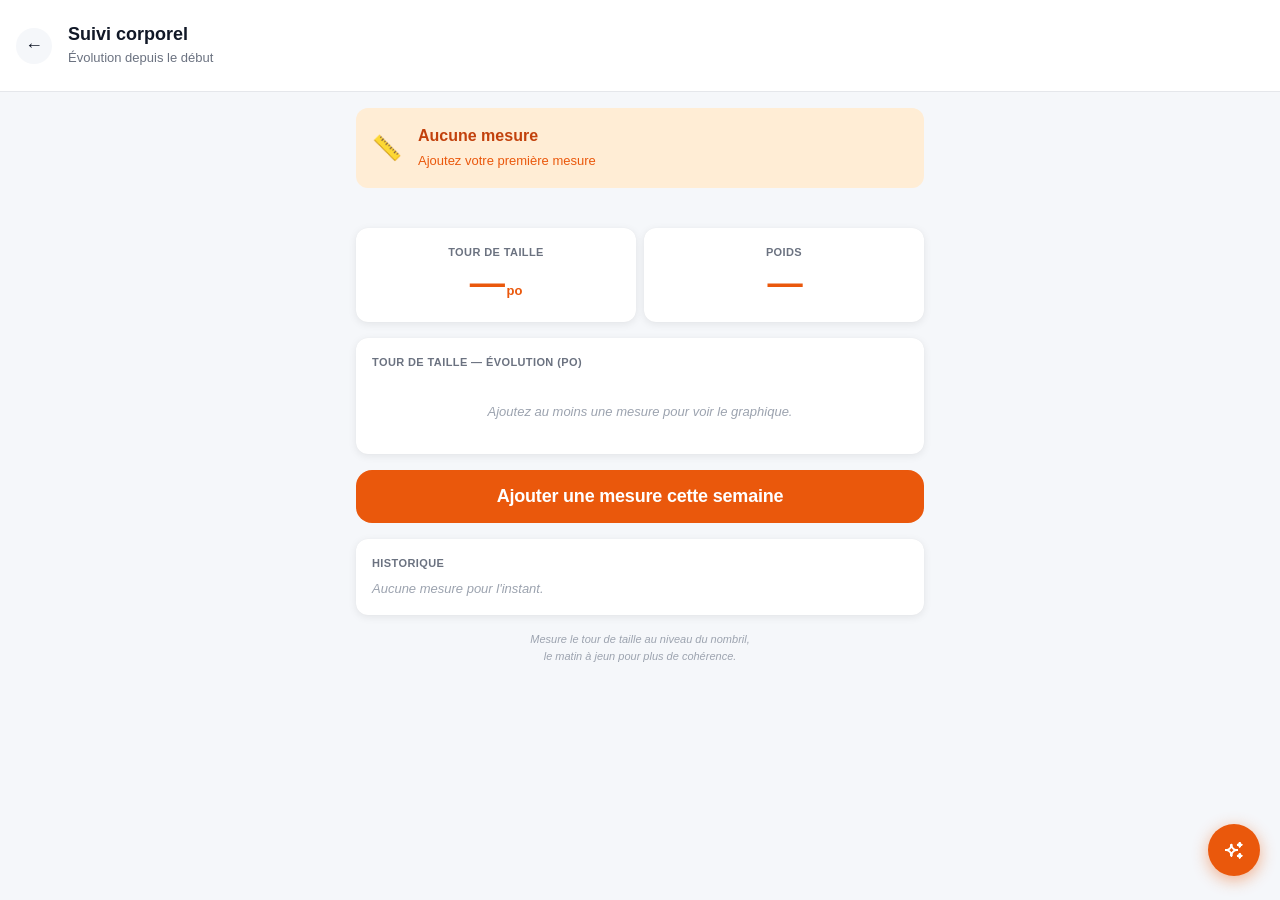
<file: modules/suivi.html>
<!DOCTYPE html>
<html lang="fr">
<head>
  <meta charset="UTF-8" />
  <meta name="viewport" content="width=device-width, initial-scale=1.0, viewport-fit=cover" />
  <meta name="theme-color" content="#ea580c" />
  <meta name="apple-mobile-web-app-capable" content="yes" />
  <link rel="manifest" href="../manifest.json" />
  <link rel="apple-touch-icon" href="../icons/icon-192-v2.png" />
  <link rel="stylesheet" href="../css/style.css" />
  <!-- Tabler Icons (webfont) — licence MIT -->
  <link rel="stylesheet" href="../css/tabler-icons.css" />
  <link rel="stylesheet" href="../css/assistant.css" />
  <title>Suivi — Remise en forme</title>
  <style>
    body { padding-bottom: env(safe-area-inset-bottom); }
    .page-main {
      padding-bottom: calc(var(--space-2xl) + env(safe-area-inset-bottom, 0px));
      display: flex;
      flex-direction: column;
      gap: var(--space-md);
    }

    /* ── Chiffres clés ── */
    .suivi-metrics {
      display: grid;
      grid-template-columns: 1fr 1fr;
      gap: var(--space-sm);
    }
    .metric-card {
      background: var(--surface-card);
      border-radius: var(--radius-md);
      box-shadow: var(--surface-card-shadow);
      padding: var(--space-md) var(--space-sm);
      text-align: center;
    }
    .metric-label {
      font-size: var(--font-size-xs);
      font-weight: 700;
      text-transform: uppercase;
      letter-spacing: 0.4px;
      color: var(--text-secondary);
      margin-bottom: var(--space-xs);
    }
    .metric-val {
      font-size: 2.2rem;
      font-weight: 800;
      color: var(--accent);
      letter-spacing: -2px;
      line-height: 1;
    }
    .metric-unit {
      font-size: var(--font-size-sm);
      font-weight: 600;
      color: var(--accent);
    }
    .metric-delta {
      font-size: var(--font-size-xs);
      font-weight: 600;
      margin-top: var(--space-xs);
      color: var(--text-muted);
    }
    .metric-delta.baisse { color: var(--success); }
    .metric-delta.hausse { color: var(--danger); }

    /* ── Graphique ── */
    .chart-card {
      background: var(--surface-card);
      border-radius: var(--radius-md);
      box-shadow: var(--surface-card-shadow);
      padding: var(--space-md);
    }
    .chart-title {
      font-size: var(--font-size-xs);
      font-weight: 700;
      text-transform: uppercase;
      letter-spacing: 0.4px;
      color: var(--text-secondary);
      margin-bottom: var(--space-md);
    }
    .chart-empty {
      text-align: center;
      font-size: var(--font-size-sm);
      color: var(--text-muted);
      font-style: italic;
      padding: var(--space-md) 0;
    }
    .chart-container {
      display: flex;
      align-items: flex-end;
      gap: 4px;
      height: 80px;
    }
    .chart-col {
      flex: 1;
      display: flex;
      flex-direction: column;
      align-items: center;
      gap: 3px;
      height: 100%;
      justify-content: flex-end;
    }
    .chart-bar {
      width: 100%;
      background: var(--accent);
      border-radius: 3px 3px 0 0;
      min-height: 3px;
    }
    .chart-bar.current { background: var(--accent-dark); }
    .chart-lbl {
      font-size: 8px;
      color: var(--text-muted);
      text-align: center;
      white-space: nowrap;
    }

    /* ── Formulaire ── */
    .form-card {
      background: var(--surface-card);
      border-radius: var(--radius-md);
      box-shadow: var(--surface-card-shadow);
      padding: var(--space-md);
      display: none;
      flex-direction: column;
      gap: var(--space-md);
    }
    .form-card.open { display: flex; }
    .form-card-title {
      font-weight: 700;
      font-size: var(--font-size-base);
    }
    .form-fields {
      display: grid;
      grid-template-columns: 1fr 1fr;
      gap: var(--space-sm);
    }
    .field-group { display: flex; flex-direction: column; gap: 4px; }
    .field-label {
      font-size: var(--font-size-xs);
      font-weight: 700;
      color: var(--text-secondary);
      text-transform: uppercase;
      letter-spacing: 0.3px;
    }
    .field-input {
      padding: var(--space-sm) var(--space-md);
      border: 2px solid var(--disabled-border);
      border-radius: var(--radius-md);
      font-size: var(--font-size-xl);
      font-weight: 800;
      color: var(--accent);
      text-align: center;
      background: var(--surface-bg);
      width: 100%;
    }
    .field-input:focus { outline: none; border-color: var(--accent); }
    .form-actions { display: flex; gap: var(--space-sm); }
    .btn-annuler {
      flex: 0 0 auto;
      padding: var(--space-md);
      background: var(--surface-bg);
      border: 2px solid var(--disabled-border);
      border-radius: var(--radius-lg);
      font-size: var(--font-size-base);
      font-weight: 700;
      color: var(--text-secondary);
      cursor: pointer;
    }

    /* ── Historique ── */
    .histo-card {
      background: var(--surface-card);
      border-radius: var(--radius-md);
      box-shadow: var(--surface-card-shadow);
      padding: var(--space-md);
    }
    .histo-title {
      font-size: var(--font-size-xs);
      font-weight: 700;
      text-transform: uppercase;
      letter-spacing: 0.4px;
      color: var(--text-secondary);
      margin-bottom: var(--space-sm);
    }
    .histo-list { display: flex; flex-direction: column; gap: 6px; }
    .histo-row {
      display: flex;
      justify-content: space-between;
      align-items: center;
      padding: var(--space-sm) var(--space-md);
      border-radius: var(--radius-sm);
      background: var(--surface-bg);
      font-size: var(--font-size-sm);
    }
    .histo-date { color: var(--text-secondary); }
    .histo-vals { font-weight: 700; color: var(--text-primary); }
    .histo-row.semaine-actuelle { border: 2px solid var(--accent-light); }
    .histo-empty {
      font-size: var(--font-size-sm);
      color: var(--text-muted);
      font-style: italic;
    }

    /* ── Mention ── */
    .mesure-mention {
      text-align: center;
      font-size: var(--font-size-xs);
      color: var(--text-muted);
      font-style: italic;
      line-height: 1.6;
    }
  </style>
</head>
<body>

  <header class="app-header" role="banner">
    <a href="../index.html" class="back-btn" aria-label="Retour à l'accueil">←</a>
    <div>
      <h1>Suivi corporel</h1>
      <p class="subtitle" id="page-subtitle">Évolution depuis le début</p>
    </div>
  </header>

  <main class="page-main" id="main-content">

    <div class="session-info" role="note">
      <span class="info-icon" aria-hidden="true">📏</span>
      <div class="info-text">
        <strong id="info-nb-mesures">—</strong>
        <span id="info-periode">Aucune mesure enregistrée</span>
      </div>
    </div>

    <!-- Chiffres clés -->
    <div class="suivi-metrics">
      <div class="metric-card">
        <div class="metric-label">Tour de taille</div>
        <div><span class="metric-val" id="tt-val">—</span><span class="metric-unit"> po</span></div>
        <div class="metric-delta" id="tt-delta">&nbsp;</div>
      </div>
      <div class="metric-card">
        <div class="metric-label">Poids</div>
        <div><span class="metric-val" id="poids-val">—</span><span class="metric-unit" id="poids-unit"> lbs</span></div>
        <div class="metric-delta" id="poids-delta">&nbsp;</div>
      </div>
    </div>

    <!-- Graphique tour de taille -->
    <div class="chart-card">
      <div class="chart-title">Tour de taille — évolution (po)</div>
      <div id="chart-body"><p class="chart-empty">Ajoutez au moins une mesure pour voir le graphique.</p></div>
    </div>

    <!-- Bouton ajouter / modifier -->
    <button class="btn-primary" id="btn-ajouter" type="button">
      Ajouter une mesure cette semaine
    </button>

    <!-- Formulaire (caché par défaut) -->
    <div class="form-card" id="form-card">
      <div class="form-card-title" id="form-titre">Nouvelle mesure</div>
      <div class="form-fields">
        <div class="field-group">
          <label class="field-label" for="input-tt">Tour de taille (po)</label>
          <input class="field-input" id="input-tt" type="number"
                 min="20" max="60" step="0.1"
                 inputmode="decimal" placeholder="33.5" />
        </div>
        <div class="field-group">
          <label class="field-label" for="input-poids">Poids (lbs) <span style="font-weight:400;text-transform:none">opt.</span></label>
          <input class="field-input" id="input-poids" type="number"
                 min="80" max="400" step="0.5"
                 inputmode="decimal" placeholder="185" />
        </div>
      </div>
      <div id="form-erreur" style="color:var(--danger);font-size:var(--font-size-sm);display:none"></div>
      <div class="form-actions">
        <button class="btn-primary" id="btn-sauvegarder" type="button" style="flex:1">Enregistrer</button>
        <button class="btn-annuler" id="btn-annuler" type="button">Annuler</button>
      </div>
    </div>

    <!-- Historique -->
    <div class="histo-card">
      <div class="histo-title">Historique</div>
      <div class="histo-list" id="histo-list">
        <p class="histo-empty">Aucune mesure pour l'instant.</p>
      </div>
    </div>

    <p class="mesure-mention">
      Mesure le tour de taille au niveau du nombril,<br>
      le matin à jeun pour plus de cohérence.
    </p>

  </main>

  <script>
  (() => {
    'use strict';

    const LS_KEY = 'suivi-mesures';

    // ── Semaine (lundi de la semaine courante comme clé) ──────────────
    function lundiSemaine(d = new Date()) {
      const date = new Date(d);
      date.setHours(0, 0, 0, 0);
      const jour = date.getDay() || 7; // lun=1 … dim=7
      date.setDate(date.getDate() - jour + 1);
      return date.toISOString().slice(0, 10);
    }

    function formatDateCourte(isoStr) {
      const [y, m, j] = isoStr.split('-');
      return `${j}/${m}`;
    }

    function formatDateComplete(isoStr) {
      const d = new Date(isoStr + 'T12:00:00');
      return d.toLocaleDateString('fr-FR', { day: 'numeric', month: 'short', year: 'numeric' });
    }

    // ── État ──────────────────────────────────────────────────────────
    let mesures = [];   // tri croissant par semaine

    function charger() {
      try {
        const raw = localStorage.getItem(LS_KEY);
        if (raw) mesures = JSON.parse(raw);
        mesures.sort((a, b) => a.semaine.localeCompare(b.semaine));
      } catch { mesures = []; }
    }

    function sauvegarderLS() {
      localStorage.setItem(LS_KEY, JSON.stringify(mesures));
    }

    // ── Rendu global ──────────────────────────────────────────────────
    function render() {
      renderBanner();
      renderMetrics();
      renderGraphique();
      renderHistorique();
      renderBouton();
    }

    function renderBanner() {
      const nb = mesures.length;
      document.getElementById('info-nb-mesures').textContent =
        nb === 0 ? 'Aucune mesure' : `${nb} mesure${nb > 1 ? 's' : ''} enregistrée${nb > 1 ? 's' : ''}`;
      if (nb >= 2) {
        const debut = formatDateComplete(mesures[0].date);
        const fin   = formatDateComplete(mesures[nb - 1].date);
        document.getElementById('info-periode').textContent = `Du ${debut} au ${fin}`;
      } else if (nb === 1) {
        document.getElementById('info-periode').textContent = `Depuis le ${formatDateComplete(mesures[0].date)}`;
      } else {
        document.getElementById('info-periode').textContent = 'Ajoutez votre première mesure';
      }
    }

    function renderMetrics() {
      const derniere  = mesures[mesures.length - 1] ?? null;
      const premiere  = mesures[0] ?? null;

      // Tour de taille
      const ttEl    = document.getElementById('tt-val');
      const ttDelta = document.getElementById('tt-delta');
      if (derniere) {
        ttEl.textContent = derniere.tour_taille_po;
        if (premiere && premiere !== derniere) {
          const d = (derniere.tour_taille_po - premiere.tour_taille_po).toFixed(1);
          const signe = d < 0 ? '−' : '+';
          ttDelta.textContent = `${signe}${Math.abs(d)} po depuis le début`;
          ttDelta.className = `metric-delta ${d < 0 ? 'baisse' : 'hausse'}`;
        } else {
          ttDelta.textContent = 'Première mesure';
          ttDelta.className = 'metric-delta';
        }
      } else {
        ttEl.textContent = '—';
        ttDelta.textContent = ' ';
        ttDelta.className = 'metric-delta';
      }

      // Poids
      const poidsEl    = document.getElementById('poids-val');
      const poidsDelta = document.getElementById('poids-delta');
      const poidsUnit  = document.getElementById('poids-unit');
      const derPoids   = mesures.slice().reverse().find(m => m.poids_lbs != null) ?? null;
      const prePoids   = mesures.find(m => m.poids_lbs != null) ?? null;

      if (derPoids) {
        poidsEl.textContent  = derPoids.poids_lbs;
        poidsUnit.textContent = ' lbs';
        if (prePoids && prePoids !== derPoids) {
          const d = (derPoids.poids_lbs - prePoids.poids_lbs).toFixed(1);
          const signe = d < 0 ? '−' : '+';
          poidsDelta.textContent = `${signe}${Math.abs(d)} lbs depuis le début`;
          poidsDelta.className = `metric-delta ${d < 0 ? 'baisse' : 'hausse'}`;
        } else {
          poidsDelta.textContent = 'Première mesure';
          poidsDelta.className = 'metric-delta';
        }
      } else {
        poidsEl.textContent = '—';
        poidsUnit.textContent = '';
        poidsDelta.textContent = ' ';
      }
    }

    function renderGraphique() {
      const el = document.getElementById('chart-body');
      if (mesures.length === 0) {
        el.innerHTML = '<p class="chart-empty">Ajoutez au moins une mesure pour voir le graphique.</p>';
        return;
      }

      const vals    = mesures.map(m => m.tour_taille_po);
      const minVal  = Math.min(...vals);
      const maxVal  = Math.max(...vals);
      const range   = maxVal - minVal;
      const semActuelle = lundiSemaine();

      const cols = mesures.map((m, i) => {
        // Hauteur : 8px min → 68px max (normalisé sur la plage)
        const h = range === 0 ? 40 : Math.round(8 + ((m.tour_taille_po - minVal) / range) * 60);
        const isCurrent = m.semaine === semActuelle;
        return `<div class="chart-col">
          <div class="chart-bar ${isCurrent ? 'current' : ''}" style="height:${h}px" title="${m.tour_taille_po} po"></div>
          <div class="chart-lbl">${formatDateCourte(m.date)}</div>
        </div>`;
      }).join('');

      el.innerHTML = `<div class="chart-container">${cols}</div>`;
    }

    function renderHistorique() {
      const el = document.getElementById('histo-list');
      if (mesures.length === 0) {
        el.innerHTML = '<p class="histo-empty">Aucune mesure pour l\'instant.</p>';
        return;
      }

      const semActuelle = lundiSemaine();
      el.innerHTML = mesures.slice().reverse().map(m => {
        const isCurrent = m.semaine === semActuelle;
        const poids = m.poids_lbs != null ? ` · ${m.poids_lbs} lbs` : '';
        return `<div class="histo-row ${isCurrent ? 'semaine-actuelle' : ''}">
          <span class="histo-date">${formatDateComplete(m.date)}${isCurrent ? ' ★' : ''}</span>
          <span class="histo-vals">${m.tour_taille_po} po${poids}</span>
        </div>`;
      }).join('');
    }

    function renderBouton() {
      const semActuelle = lundiSemaine();
      const existante = mesures.find(m => m.semaine === semActuelle);
      const btn = document.getElementById('btn-ajouter');
      btn.textContent = existante
        ? 'Modifier la mesure de cette semaine'
        : 'Ajouter une mesure cette semaine';
    }

    // ── Formulaire ────────────────────────────────────────────────────
    const formCard  = document.getElementById('form-card');
    const btnAjout  = document.getElementById('btn-ajouter');
    const btnSave   = document.getElementById('btn-sauvegarder');
    const btnAnnul  = document.getElementById('btn-annuler');
    const inputTT   = document.getElementById('input-tt');
    const inputPoids = document.getElementById('input-poids');
    const formErreur = document.getElementById('form-erreur');

    function ouvrirFormulaire() {
      const semActuelle = lundiSemaine();
      const existante = mesures.find(m => m.semaine === semActuelle);
      document.getElementById('form-titre').textContent = existante
        ? 'Modifier la mesure de cette semaine'
        : 'Nouvelle mesure';
      inputTT.value    = existante ? existante.tour_taille_po : '';
      inputPoids.value = existante?.poids_lbs != null ? existante.poids_lbs : '';
      formErreur.style.display = 'none';
      formCard.classList.add('open');
      btnAjout.style.display = 'none';
      inputTT.focus();
    }

    function fermerFormulaire() {
      formCard.classList.remove('open');
      btnAjout.style.display = '';
    }

    btnAjout.addEventListener('click', ouvrirFormulaire);
    btnAnnul.addEventListener('click', fermerFormulaire);

    btnSave.addEventListener('click', () => {
      const tt = parseFloat(inputTT.value);
      if (!inputTT.value || isNaN(tt) || tt < 20 || tt > 60) {
        formErreur.textContent = 'Tour de taille requis (entre 20 et 60 po).';
        formErreur.style.display = 'block';
        inputTT.focus();
        return;
      }
      const poids = inputPoids.value ? parseFloat(inputPoids.value) : null;
      if (poids !== null && (isNaN(poids) || poids < 80 || poids > 400)) {
        formErreur.textContent = 'Poids invalide (entre 80 et 400 lbs).';
        formErreur.style.display = 'block';
        inputPoids.focus();
        return;
      }

      const semActuelle = lundiSemaine();
      const idx = mesures.findIndex(m => m.semaine === semActuelle);
      const entree = {
        date: new Date().toISOString().slice(0, 10),
        semaine: semActuelle,
        tour_taille_po: tt,
        poids_lbs: poids,
      };

      if (idx >= 0) {
        mesures[idx] = entree;
      } else {
        mesures.push(entree);
        mesures.sort((a, b) => a.semaine.localeCompare(b.semaine));
      }

      sauvegarderLS();
      fermerFormulaire();
      render();
    });

    // Enter dans les champs
    [inputTT, inputPoids].forEach(el => {
      el.addEventListener('keydown', e => { if (e.key === 'Enter') btnSave.click(); });
    });

    // ── Init ──────────────────────────────────────────────────────────
    charger();
    render();
  })();
  </script>
  <script src="../js/assistant.js" defer></script>

</body>
</html>
</file>
<file: css/style.css>
/* ===========================
   Variables & Reset
   =========================== */
:root {
  /* Surfaces */
  --surface-bg: #f5f7fa;
  --surface-card: #ffffff;
  --surface-card-shadow: 0 2px 8px rgba(0,0,0,0.08), 0 0 1px rgba(0,0,0,0.06);

  /* Accent bleu */
  --accent: #ea580c;
  --accent-light: #ffedd5;
  --accent-dark: #c2410c;

  /* Texte */
  --text-primary: #111827;
  --text-secondary: #6b7280;
  --text-muted: #9ca3af;
  --text-on-accent: #ffffff;

  /* États */
  --disabled-bg: #f3f4f6;
  --disabled-text: #9ca3af;
  --disabled-border: #e5e7eb;
  --success: #16a34a;
  --warning: #d97706;
  --danger: #dc2626;

  /* Exercice types */
  --warm-color: #f59e0b;
  --cool-color: #06b6d4;

  /* Espacements */
  --space-xs: 4px;
  --space-sm: 8px;
  --space-md: 16px;
  --space-lg: 24px;
  --space-xl: 32px;
  --space-2xl: 48px;

  /* Rayons */
  --radius-sm: 8px;
  --radius-md: 12px;
  --radius-lg: 16px;
  --radius-xl: 24px;
  --radius-full: 9999px;

  /* Typographie */
  --font: -apple-system, BlinkMacSystemFont, 'Segoe UI', Roboto, sans-serif;
  --font-size-xs: 11px;
  --font-size-sm: 13px;
  --font-size-base: 16px;
  --font-size-lg: 18px;
  --font-size-xl: 22px;
  --font-size-2xl: 28px;
  --font-size-3xl: 40px;

  /* Transitions */
  --transition: 0.2s ease;
}

*, *::before, *::after {
  box-sizing: border-box;
  margin: 0;
  padding: 0;
}

html {
  font-size: var(--font-size-base);
  -webkit-text-size-adjust: 100%;
}

body {
  font-family: var(--font);
  background: var(--surface-bg);
  color: var(--text-primary);
  min-height: 100dvh;
  line-height: 1.5;
}

/* ===========================
   Header
   =========================== */
.app-header {
  background: var(--surface-card);
  padding: var(--space-lg) var(--space-md);
  border-bottom: 1px solid #e5e7eb;
  display: flex;
  align-items: center;
  gap: var(--space-md);
  position: sticky;
  top: 0;
  z-index: 10;
}

.app-header .back-btn {
  display: flex;
  align-items: center;
  justify-content: center;
  width: 36px;
  height: 36px;
  border-radius: var(--radius-full);
  background: var(--surface-bg);
  border: none;
  cursor: pointer;
  color: var(--text-primary);
  text-decoration: none;
  font-size: 18px;
  flex-shrink: 0;
  transition: background var(--transition);
}

.app-header .back-btn:hover {
  background: var(--accent-light);
  color: var(--accent);
}

.app-header h1 {
  font-size: var(--font-size-lg);
  font-weight: 700;
  line-height: 1.2;
}

.app-header .subtitle {
  font-size: var(--font-size-sm);
  color: var(--text-secondary);
  margin-top: 2px;
}

/* ===========================
   Accueil — grille modules
   =========================== */
.home-hero {
  padding: var(--space-xl) var(--space-md) var(--space-lg);
}

.home-hero h1 {
  font-size: var(--font-size-2xl);
  font-weight: 800;
  letter-spacing: -0.5px;
  line-height: 1.2;
}

.home-hero .greeting {
  font-size: var(--font-size-base);
  color: var(--text-secondary);
  margin-top: var(--space-xs);
}

.modules-grid {
  display: grid;
  grid-template-columns: 1fr 1fr;
  gap: var(--space-md);
  padding: 0 var(--space-md) var(--space-md);
}

.module-card {
  background: var(--surface-card);
  border-radius: var(--radius-lg);
  padding: var(--space-lg);
  box-shadow: var(--surface-card-shadow);
  text-decoration: none;
  color: var(--text-primary);
  display: flex;
  flex-direction: column;
  gap: var(--space-sm);
  min-height: 140px;
  transition: transform var(--transition), box-shadow var(--transition);
  cursor: pointer;
  position: relative;
  overflow: hidden;
}

.module-card.active:hover {
  transform: translateY(-2px);
  box-shadow: 0 6px 20px rgba(37, 99, 235, 0.15), 0 0 1px rgba(0,0,0,0.08);
}

.module-card.active:active {
  transform: translateY(0);
}

.module-card.disabled {
  cursor: default;
  background: var(--disabled-bg);
  box-shadow: none;
}

.module-card .card-icon {
  font-size: 28px;
  line-height: 1;
}

.module-card .card-label {
  font-size: var(--font-size-base);
  font-weight: 700;
  margin-top: auto;
}

.module-card .card-sub {
  font-size: var(--font-size-xs);
  color: var(--text-muted);
  font-weight: 500;
}

.module-card.disabled .card-label,
.module-card.disabled .card-icon {
  opacity: 0.4;
}

.soon-badge {
  position: absolute;
  top: var(--space-sm);
  right: var(--space-sm);
  background: var(--disabled-border);
  color: var(--text-muted);
  font-size: var(--font-size-xs);
  font-weight: 600;
  padding: 2px 7px;
  border-radius: var(--radius-full);
  letter-spacing: 0.3px;
}

/* Carte active — bande accent */
.module-card.active::before {
  content: '';
  position: absolute;
  top: 0; left: 0; right: 0;
  height: 3px;
  background: var(--accent);
  border-radius: var(--radius-lg) var(--radius-lg) 0 0;
}

/* Carte ajouter */
.module-card.add-card {
  border: 2px dashed var(--disabled-border);
  background: transparent;
  box-shadow: none;
  align-items: center;
  justify-content: center;
  gap: var(--space-xs);
  cursor: default;
}

.module-card.add-card .card-icon {
  font-size: 22px;
  color: var(--text-muted);
  opacity: 0.6;
}

.module-card.add-card .card-label {
  font-size: var(--font-size-sm);
  color: var(--text-muted);
  font-weight: 600;
  margin-top: 0;
}

/* ===========================
   Module Exercice — liste
   =========================== */
.page-main {
  padding: var(--space-md);
  max-width: 600px;
  margin: 0 auto;
}

.session-info {
  background: var(--accent-light);
  border-radius: var(--radius-md);
  padding: var(--space-md);
  margin-bottom: var(--space-lg);
  display: flex;
  align-items: center;
  gap: var(--space-md);
}

.session-info .info-icon {
  font-size: 24px;
}

.session-info .info-text strong {
  font-size: var(--font-size-base);
  font-weight: 700;
  color: var(--accent-dark);
  display: block;
}

.session-info .info-text span {
  font-size: var(--font-size-sm);
  color: var(--accent);
}

/* Liste exercices */
.exercice-list {
  display: flex;
  flex-direction: column;
  gap: var(--space-sm);
  margin-bottom: var(--space-xl);
}

.exercice-item {
  background: var(--surface-card);
  border-radius: var(--radius-md);
  padding: var(--space-md);
  box-shadow: var(--surface-card-shadow);
  display: flex;
  align-items: flex-start;
  gap: var(--space-md);
  transition: opacity var(--transition);
}

.exercice-item.done {
  opacity: 0.5;
}

.exercice-item .badge {
  width: 32px;
  height: 32px;
  border-radius: var(--radius-full);
  background: var(--accent);
  color: white;
  display: flex;
  align-items: center;
  justify-content: center;
  font-size: var(--font-size-sm);
  font-weight: 800;
  flex-shrink: 0;
}

.exercice-item.warm .badge {
  background: var(--warm-color);
}

.exercice-item.cool .badge {
  background: var(--cool-color);
}

.exercice-item.done .badge {
  background: var(--success);
}

.exercice-item .ex-body {
  flex: 1;
  min-width: 0;
}

.exercice-item .ex-nom {
  font-size: var(--font-size-base);
  font-weight: 700;
  line-height: 1.3;
}

.exercice-item .ex-detail {
  font-size: var(--font-size-sm);
  color: var(--text-secondary);
  margin-top: 2px;
}

.exercice-item .ex-check {
  font-size: 20px;
  flex-shrink: 0;
  opacity: 0;
  transition: opacity var(--transition);
}

.exercice-item.done .ex-check {
  opacity: 1;
}

/* Bouton principal */
.btn-primary {
  display: block;
  width: 100%;
  padding: var(--space-md) var(--space-lg);
  background: var(--accent);
  color: white;
  border: none;
  border-radius: var(--radius-lg);
  font-size: var(--font-size-lg);
  font-weight: 700;
  cursor: pointer;
  text-align: center;
  transition: background var(--transition), transform var(--transition);
  letter-spacing: -0.2px;
}

.btn-primary:hover {
  background: var(--accent-dark);
}

.btn-primary:active {
  transform: scale(0.98);
}

.btn-secondary {
  display: block;
  width: 100%;
  padding: var(--space-md) var(--space-lg);
  background: var(--surface-bg);
  color: var(--accent);
  border: 2px solid var(--accent-light);
  border-radius: var(--radius-lg);
  font-size: var(--font-size-base);
  font-weight: 700;
  cursor: pointer;
  text-align: center;
  transition: background var(--transition), border-color var(--transition);
}

.btn-secondary:hover {
  background: var(--accent-light);
}

/* ===========================
   Timer — vue plein écran
   =========================== */
#timer-overlay {
  display: none;
  position: fixed;
  inset: 0;
  background: var(--surface-bg);
  z-index: 100;
  flex-direction: column;
  overflow-y: auto;
}

#timer-overlay.visible {
  display: flex;
}

.timer-header {
  display: flex;
  align-items: center;
  justify-content: space-between;
  padding: var(--space-lg) var(--space-md);
  background: var(--surface-card);
  border-bottom: 1px solid #e5e7eb;
}

.timer-header .progress-label {
  font-size: var(--font-size-sm);
  color: var(--text-secondary);
  font-weight: 600;
}

.close-timer-btn {
  background: var(--surface-bg);
  border: none;
  border-radius: var(--radius-full);
  width: 34px;
  height: 34px;
  display: flex;
  align-items: center;
  justify-content: center;
  cursor: pointer;
  font-size: 16px;
  color: var(--text-secondary);
  transition: background var(--transition);
}

.close-timer-btn:hover {
  background: #fee2e2;
  color: var(--danger);
}

.progress-bar-track {
  height: 4px;
  background: var(--disabled-border);
}

.progress-bar-fill {
  height: 100%;
  background: var(--accent);
  transition: width 0.4s ease;
}

.timer-body {
  flex: 1;
  display: flex;
  flex-direction: column;
  align-items: center;
  justify-content: center;
  padding: var(--space-xl) var(--space-md);
  gap: var(--space-lg);
  max-width: 480px;
  margin: 0 auto;
  width: 100%;
  text-align: center;
}

.ex-type-chip {
  display: inline-block;
  padding: 4px 14px;
  border-radius: var(--radius-full);
  font-size: var(--font-size-xs);
  font-weight: 700;
  letter-spacing: 0.5px;
  text-transform: uppercase;
}

.ex-type-chip.echauffement { background: #fef3c7; color: var(--warm-color); }
.ex-type-chip.retour_calme { background: #cffafe; color: #0e7490; }
.ex-type-chip.temps, .ex-type-chip.reps { background: var(--accent-light); color: var(--accent-dark); }
.ex-type-chip.repos { background: #f0fdf4; color: var(--success); }

.timer-ex-nom {
  font-size: var(--font-size-2xl);
  font-weight: 800;
  line-height: 1.2;
  letter-spacing: -0.5px;
}

.timer-ex-description {
  font-size: var(--font-size-sm);
  color: var(--text-secondary);
  max-width: 340px;
  line-height: 1.6;
}

/* Grand compte à rebours */
.timer-countdown {
  width: 180px;
  height: 180px;
  border-radius: 50%;
  border: 6px solid var(--accent-light);
  display: flex;
  flex-direction: column;
  align-items: center;
  justify-content: center;
  background: var(--surface-card);
  box-shadow: 0 4px 24px rgba(37, 99, 235, 0.12);
  position: relative;
}

.timer-countdown svg {
  position: absolute;
  inset: -6px;
  width: calc(100% + 12px);
  height: calc(100% + 12px);
  transform: rotate(-90deg);
}

.timer-countdown svg circle {
  fill: none;
  stroke-width: 6;
  stroke-linecap: round;
}

.timer-countdown svg .track {
  stroke: var(--accent-light);
}

.timer-countdown svg .fill {
  stroke: var(--accent);
  transition: stroke-dashoffset 1s linear;
}

.timer-seconds {
  font-size: var(--font-size-3xl);
  font-weight: 800;
  letter-spacing: -2px;
  line-height: 1;
  position: relative;
  z-index: 1;
}

.timer-series-label {
  font-size: var(--font-size-sm);
  color: var(--text-secondary);
  font-weight: 600;
  position: relative;
  z-index: 1;
}

/* Reps display */
.reps-display {
  display: flex;
  flex-direction: column;
  align-items: center;
  gap: var(--space-xs);
}

.reps-number {
  font-size: var(--font-size-3xl);
  font-weight: 800;
  color: var(--accent);
  letter-spacing: -2px;
}

.reps-unit {
  font-size: var(--font-size-base);
  color: var(--text-secondary);
  font-weight: 600;
}

/* Séries dots */
.series-dots {
  display: flex;
  gap: var(--space-sm);
  align-items: center;
}

.series-dot {
  width: 12px;
  height: 12px;
  border-radius: 50%;
  background: var(--disabled-border);
  transition: background var(--transition);
}

.series-dot.done {
  background: var(--success);
}

.series-dot.current {
  background: var(--accent);
  transform: scale(1.2);
}

/* Conseil */
.timer-conseil {
  background: #fffbeb;
  border-left: 3px solid var(--warm-color);
  border-radius: 0 var(--radius-sm) var(--radius-sm) 0;
  padding: var(--space-sm) var(--space-md);
  font-size: var(--font-size-sm);
  color: #92400e;
  text-align: left;
  width: 100%;
  max-width: 340px;
}

/* Contrôles timer */
.timer-controls {
  display: flex;
  flex-direction: column;
  gap: var(--space-sm);
  width: 100%;
  max-width: 340px;
}

.timer-controls .btn-primary {
  font-size: var(--font-size-base);
}

.timer-pause-btn {
  display: flex;
  align-items: center;
  justify-content: center;
  gap: var(--space-sm);
  width: 100%;
  padding: var(--space-md);
  background: var(--surface-card);
  border: 2px solid var(--disabled-border);
  border-radius: var(--radius-lg);
  font-size: var(--font-size-base);
  font-weight: 700;
  color: var(--text-primary);
  cursor: pointer;
  transition: border-color var(--transition), background var(--transition);
}

.timer-pause-btn:hover {
  border-color: var(--accent);
  background: var(--accent-light);
  color: var(--accent);
}

/* Écran fin */
.finish-screen {
  display: flex;
  flex-direction: column;
  align-items: center;
  gap: var(--space-lg);
  padding: var(--space-xl) var(--space-md);
  text-align: center;
}

.finish-trophy {
  font-size: 64px;
}

.finish-title {
  font-size: var(--font-size-2xl);
  font-weight: 800;
}

.finish-sub {
  color: var(--text-secondary);
  font-size: var(--font-size-base);
}

/* ===========================
   Repos interstitiel
   =========================== */
.rest-overlay-inner {
  background: #f0fdf4;
  border-radius: var(--radius-xl);
  padding: var(--space-xl);
  text-align: center;
  width: 100%;
  max-width: 340px;
  box-shadow: 0 4px 24px rgba(22, 163, 74, 0.1);
}

.rest-label {
  font-size: var(--font-size-xs);
  font-weight: 700;
  text-transform: uppercase;
  letter-spacing: 1px;
  color: var(--success);
  margin-bottom: var(--space-md);
}

.rest-next {
  font-size: var(--font-size-sm);
  color: var(--text-secondary);
  margin-top: var(--space-md);
}

.rest-next strong {
  color: var(--text-primary);
}

/* ===========================
   Utilitaires
   =========================== */
.visually-hidden {
  position: absolute;
  width: 1px; height: 1px;
  clip: rect(0,0,0,0);
  overflow: hidden;
}

@media (max-height: 700px) {
  .timer-countdown {
    width: 140px;
    height: 140px;
  }
  .timer-seconds {
    font-size: 32px;
  }
  .timer-body {
    gap: var(--space-md);
    padding: var(--space-md) var(--space-md);
  }
}
</file>
<file: css/tabler-icons.css>
/* Tabler Icons — auto-hébergé pour PWA iOS (v3.46.0) */
@font-face {
  font-family: 'tabler-icons';
  font-style: normal;
  font-weight: 400;
  font-display: block;
  src: url('../fonts/tabler-icons.woff2') format('woff2');
}

.ti {
  font-family: 'tabler-icons' !important;
  font-style: normal;
  font-weight: normal;
  font-variant: normal;
  text-transform: none;
  line-height: 1;
  -webkit-font-smoothing: antialiased;
  -moz-osx-font-smoothing: grayscale;
}

.ti-armchair::before        { content: "\ef9e"; }
.ti-arrow-bar-down::before  { content: "\ea0d"; }
.ti-arrow-bar-to-up::before { content: "\ec8b"; }
.ti-arrows-up::before       { content: "\edb7"; }
.ti-flame::before           { content: "\ec2c"; }
.ti-heart::before           { content: "\eabe"; }
.ti-lungs::before           { content: "\ef62"; }
.ti-minus::before           { content: "\eaf2"; }
.ti-rotate::before          { content: "\eb16"; }
.ti-rotate-clockwise::before { content: "\eb15"; }
.ti-run::before             { content: "\ec82"; }
.ti-send::before            { content: "\eb1e"; }
.ti-sparkles::before        { content: "\f6d7"; }
.ti-stairs-up::before       { content: "\eca5"; }
.ti-wind::before            { content: "\ec34"; }
</file>
<file: css/assistant.css>
/* ── Assistant global — bouton flottant + overlay chat ──────────────── */

/* Bouton flottant */
.assist-fab {
  position: fixed;
  bottom: calc(24px + env(safe-area-inset-bottom, 0px));
  right: 20px;
  z-index: 1000;
  width: 52px;
  height: 52px;
  border-radius: 50%;
  background: var(--accent);
  color: #fff;
  border: none;
  box-shadow: 0 4px 16px rgba(234, 88, 12, 0.45);
  cursor: pointer;
  display: flex;
  align-items: center;
  justify-content: center;
  font-size: 22px;
  transition: transform 0.18s ease, box-shadow 0.18s ease;
}
.assist-fab:hover  { transform: scale(1.08); box-shadow: 0 6px 20px rgba(234,88,12,0.55); }
.assist-fab:active { transform: scale(0.95); }
.assist-fab .ti    { font-size: 22px; line-height: 1; }

/* Overlay */
.assist-overlay {
  position: fixed;
  inset: 0;
  z-index: 1100;
  display: flex;
  align-items: flex-end;
  background: rgba(0, 0, 0, 0.45);
  opacity: 0;
  pointer-events: none;
  transition: opacity 0.22s ease;
}
.assist-overlay.open {
  opacity: 1;
  pointer-events: all;
}

/* Panneau chat */
.assist-panel {
  width: 100%;
  max-height: 82vh;
  background: var(--surface-card, #fff);
  border-radius: 20px 20px 0 0;
  display: flex;
  flex-direction: column;
  transform: translateY(100%);
  transition: transform 0.28s cubic-bezier(0.32, 0.72, 0, 1);
  padding-bottom: env(safe-area-inset-bottom, 0px);
}
.assist-overlay.open .assist-panel {
  transform: translateY(0);
}

/* En-tête */
.assist-header {
  display: flex;
  align-items: center;
  justify-content: space-between;
  padding: 14px 16px 10px;
  border-bottom: 1px solid #f3f4f6;
  flex-shrink: 0;
}
.assist-title {
  font-weight: 700;
  font-size: 16px;
  display: flex;
  align-items: center;
  gap: 8px;
  color: var(--text-primary, #111827);
}
.assist-close {
  width: 32px; height: 32px;
  border-radius: 50%;
  border: none;
  background: #f3f4f6;
  color: var(--text-secondary, #6b7280);
  font-size: 18px;
  cursor: pointer;
  display: flex; align-items: center; justify-content: center;
  line-height: 1;
  transition: background 0.15s;
}
.assist-close:hover { background: #e5e7eb; }

/* Zone messages */
.assist-messages {
  flex: 1;
  overflow-y: auto;
  padding: 12px 14px;
  display: flex;
  flex-direction: column;
  gap: 10px;
  -webkit-overflow-scrolling: touch;
}

/* Bulle message */
.assist-msg {
  max-width: 82%;
  padding: 10px 13px;
  border-radius: 16px;
  font-size: 14px;
  line-height: 1.5;
  word-break: break-word;
}
.assist-msg.user {
  align-self: flex-end;
  background: var(--accent, #ea580c);
  color: #fff;
  border-bottom-right-radius: 4px;
}
.assist-msg.assistant {
  align-self: flex-start;
  background: #f3f4f6;
  color: var(--text-primary, #111827);
  border-bottom-left-radius: 4px;
}
.assist-msg.loading {
  align-self: flex-start;
  background: #f3f4f6;
  color: var(--text-secondary, #6b7280);
  font-style: italic;
  display: flex;
  align-items: center;
  gap: 8px;
}

/* Spinner dans loading */
.assist-spinner {
  width: 14px; height: 14px;
  border: 2px solid #d1d5db;
  border-top-color: var(--accent, #ea580c);
  border-radius: 50%;
  animation: assist-spin 0.7s linear infinite;
  flex-shrink: 0;
}
@keyframes assist-spin { to { transform: rotate(360deg); } }

/* Bannière vide */
.assist-empty {
  text-align: center;
  color: var(--text-secondary, #6b7280);
  font-size: 13px;
  padding: 20px 0 10px;
  line-height: 1.6;
}

/* Zone de saisie */
.assist-input-row {
  display: flex;
  gap: 8px;
  padding: 10px 14px 12px;
  border-top: 1px solid #f3f4f6;
  flex-shrink: 0;
}
.assist-input {
  flex: 1;
  padding: 10px 13px;
  border: 1.5px solid #e5e7eb;
  border-radius: 20px;
  font-size: 14px;
  color: var(--text-primary, #111827);
  background: #f9fafb;
  outline: none;
  resize: none;
  max-height: 100px;
  overflow-y: auto;
  line-height: 1.4;
  transition: border-color 0.15s;
}
.assist-input:focus { border-color: var(--accent, #ea580c); background: #fff; }
.assist-send {
  width: 40px; height: 40px;
  flex-shrink: 0;
  align-self: flex-end;
  border-radius: 50%;
  background: var(--accent, #ea580c);
  color: #fff;
  border: none;
  cursor: pointer;
  display: flex; align-items: center; justify-content: center;
  font-size: 18px;
  transition: background 0.15s, transform 0.12s;
}
.assist-send:hover  { background: var(--accent-dark, #c2410c); }
.assist-send:active { transform: scale(0.92); }
.assist-send:disabled { opacity: 0.4; cursor: default; transform: none; }
.assist-send .ti { font-size: 17px; line-height: 1; }
</file>
